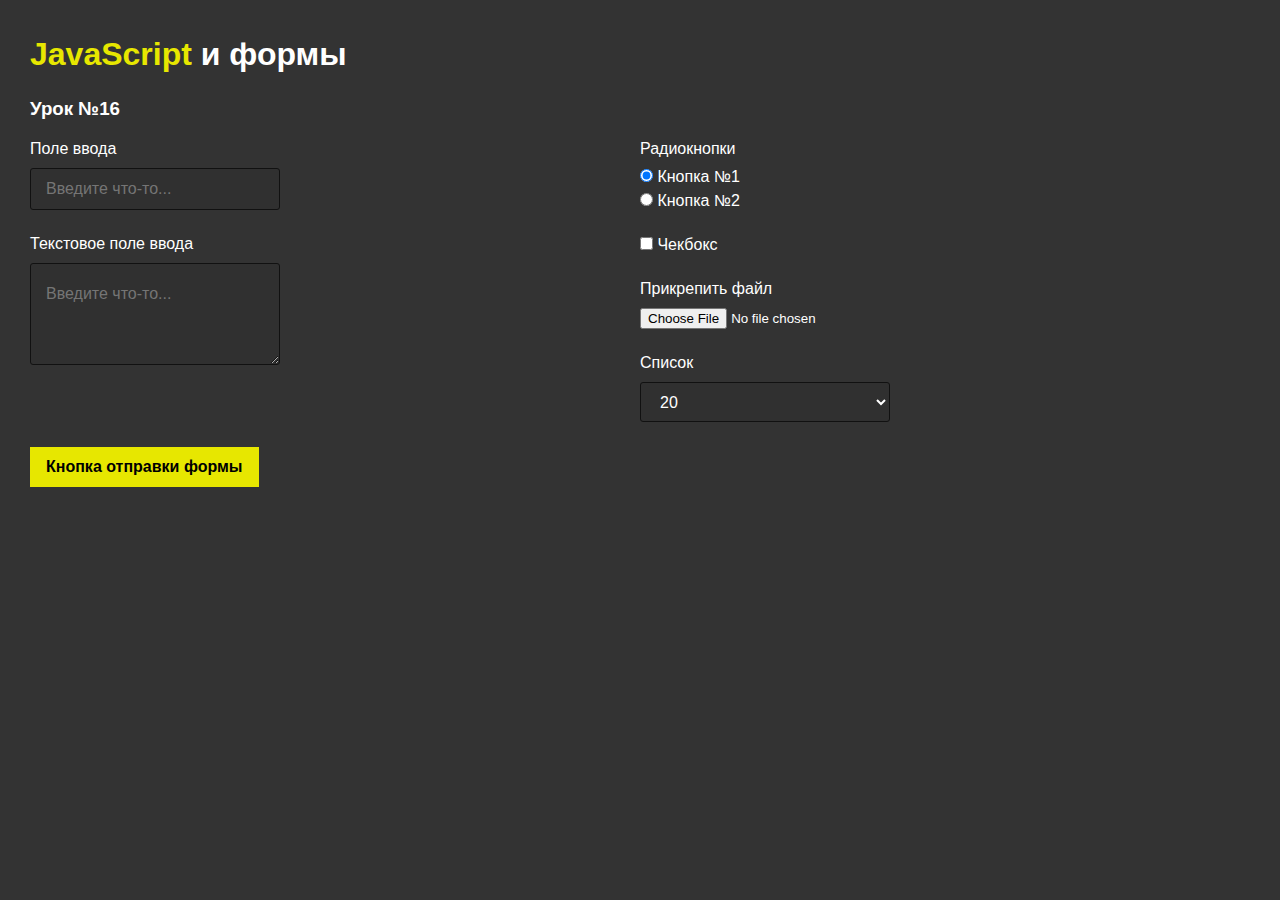
<file: ZHEKA/FORMS/index.html>
<!DOCTYPE html>
<html>
	<head>
		<meta charset="UTF-8">
		<meta name="viewport" content="width=device-width, initial-scale=1.0">
		<link rel="stylesheet" href="css/style.css">
		<title>JavaScript и формы</title>
	</head>
	<body>
		<div class="wrapper">
			<h1>
				<span class="yellow">JavaScript</span> и формы
			</h1>
			<h3>Урок №16</h3>
			<div tabindex="-1" class="lesson">
				<form name="main" class="main-form" action="#">
					<div class="main-form__column">
						<div class="main-form__item">
							<label for="input_1" class="main-form__label">Поле ввода</label>
							<input tabindex="2" value="" id="input_1" type="text" name="nameInput" class="main-form__input" placeholder="Введите что-то..." autocomplete="off">
						</div>
						<div class="main-form__item">
							<label for="input_2" class="main-form__label">Текстовое поле ввода</label>
							<textarea tabindex="1" id="input_2" type="text" name="nameTextarea" class="main-form__textarea" placeholder="Введите что-то..." autocomplete="off"></textarea>
						</div>
					</div>
					<div class="main-form__column">
						<div class="main-form__item">
							<label class="main-form__label">Радиокнопки</label>
							<div class="main-form__radio">
								<input checked type="radio" name="nameRadio" class="main-form__radio" id="radio_1">
								<label for="radio_1" class="main-form__inline-label">Кнопка №1</label>
							</div>
							<div class="main-form__radio">
								<input type="radio" name="nameRadio" class="main-form__radio" id="radio_2">
								<label for="radio_2" class="main-form__inline-label">Кнопка №2</label>
							</div>
						</div>
						<div class="main-form__item">
							<input type="checkbox" name="nameCheck" class="main-form__radio" id="check_1">
							<label for="check_1" class="main-form__inline-label">Чекбокс</label>
						</div>
						<div class="main-form__item">
							<label for="file_1" class="main-form__label">Прикрепить файл</label>
							<input id="file_1" name="nameFile" type="file">
						</div>
						<div class="main-form__item">
							<label for="select_1" class="main-form__label">Список</label>
							<select id="select_1" name="nameSelect" class="main-form__select">
								<option value="1" selected>20</option>
								<option value="2">30</option>
								<option value="3">50</option>
							</select>
						</div>
					</div>
					<div class="main-form__column">
						<button type="submit" class="main-form__button">Кнопка отправки формы</button>
					</div>
				</form>
			</div>
		</div>
		<script src="js/script.js"></script>
	</body>
</html>
</file>
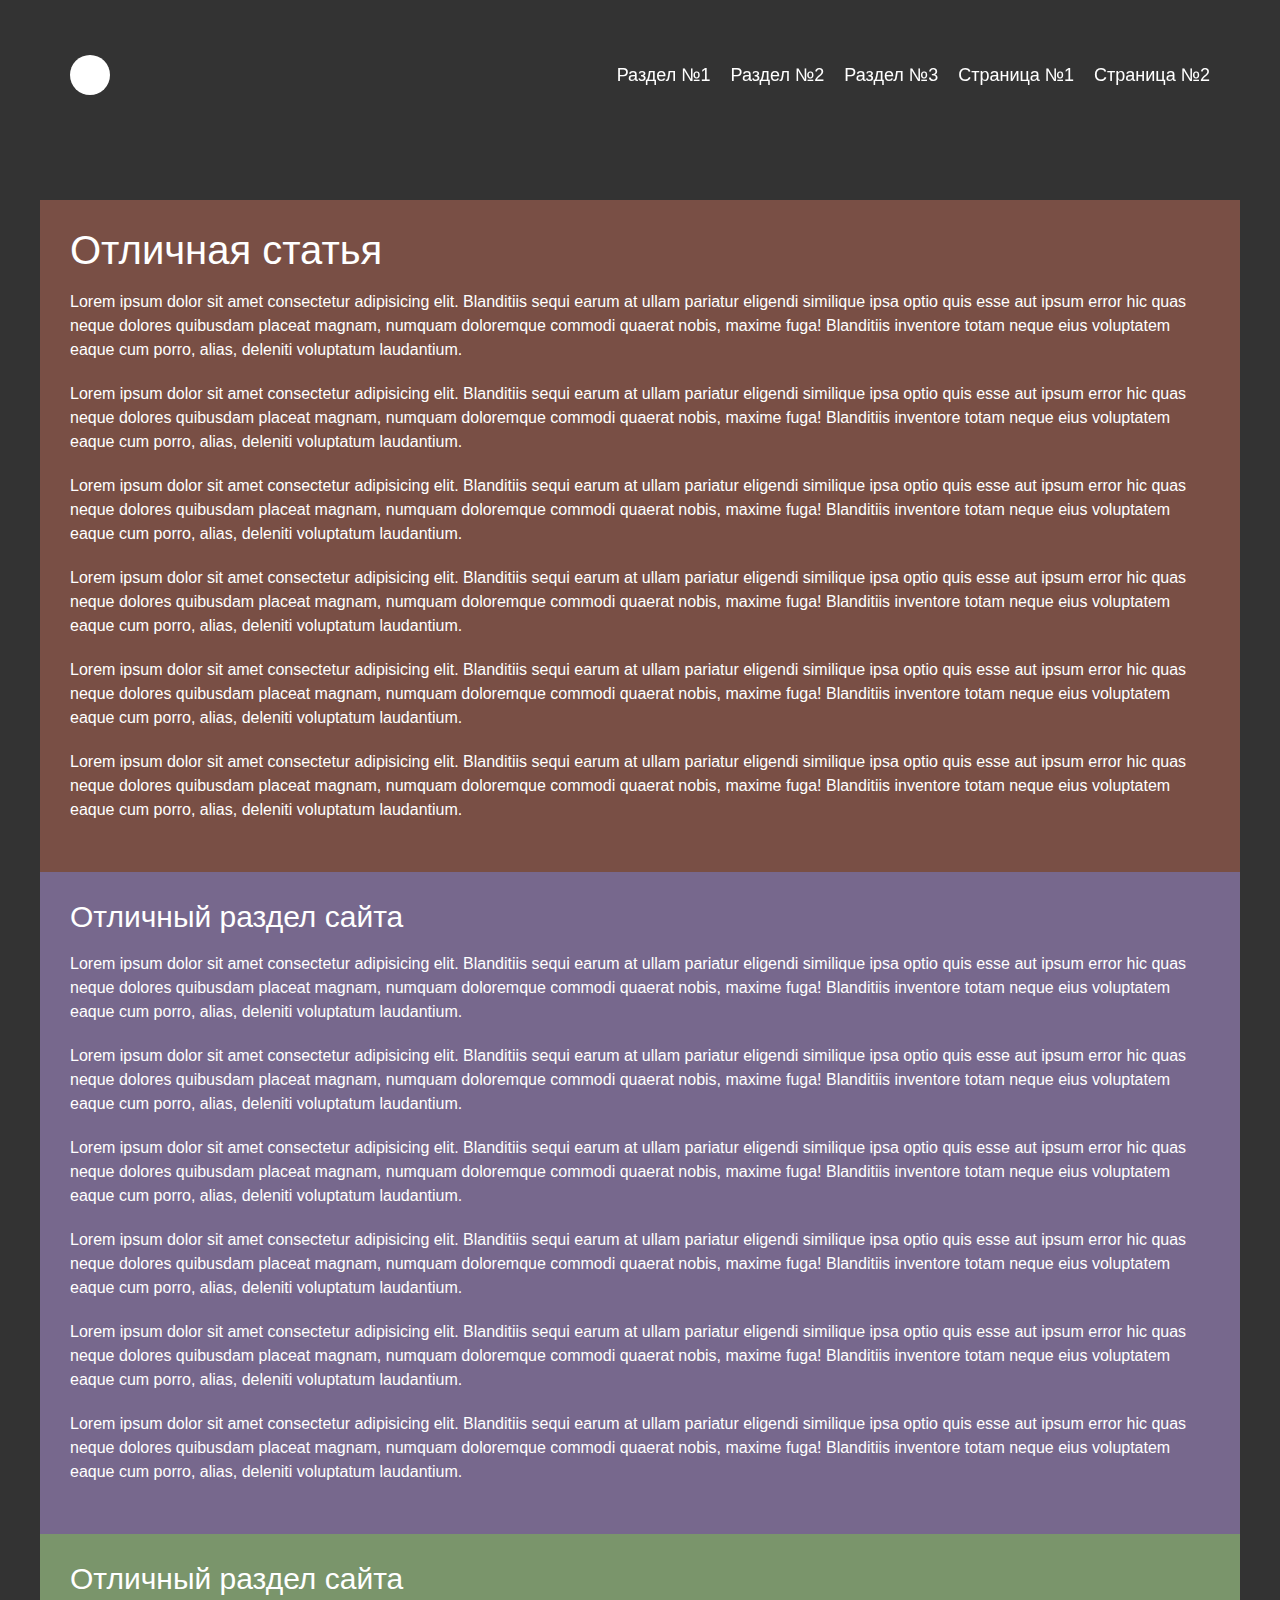
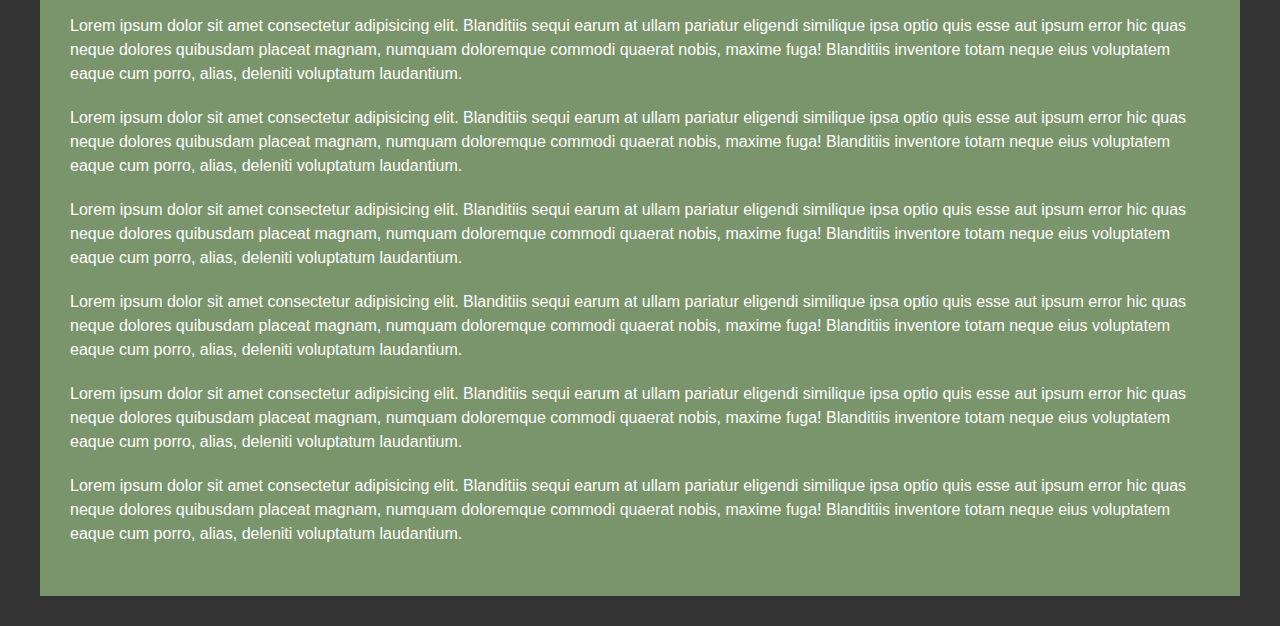
<file: ZHEKA/MENU/index.html>
<!DOCTYPE html>
<html lang="ru">

<head>
  <title>Меню бургер JS edition</title>
  <meta name="viewport" content="width=device-width, initial-scale=1.0" />
  <link rel=" stylesheet" href="./css/style.css" />
  <meta charset="UTF-8">
</head>

<body>
  <div class="wrapper">
    <header class="header">
      <div class="header__container">
        <a href="" class="header__logo"></a>
        <div class="header__menu menu">
          <div class="menu__icon">
            <span></span>
          </div>
          <nav class="menu__body">
            <ul class="menu__list">
              <li><a data-goto=".page__section_1" href="#" class="menu__link">Раздел №1</a></li>
              <li><a data-goto=".page__section_2" href="#" class="menu__link">Раздел №2</a></li>
              <li><a data-goto=".page__section_3" href="#" class="menu__link">Раздел №3</a></li>
              <li>
                <a href="" class="menu__link">Страница №1</a>
                <span class="menu__arrow"></span>
                <ul class="menu__sub-list">
                  <li><a href="" class="menu__sub-link">Раздел страницы №1</a></li>
                  <li><a href="" class="menu__sub-link">Раздел страницы №2</a></li>
                  <li><a href="" class="menu__sub-link">Раздел страницы №3</a></li>
                </ul>
              </li>
              <li><a href="" class="menu__link">Страница №2</a></li>
            </ul>
          </nav>
        </div>
      </div>
    </header>
    <main class="page">
      <div class="fictive"></div>
      <section class="page__section page__section_1">
        <h1 class="page__title">Отличная статья</h1>
        <div class="page__text">
          <p>Lorem ipsum dolor sit amet consectetur adipisicing elit. Blanditiis sequi earum at ullam pariatur eligendi
            similique ipsa optio quis esse aut ipsum error hic quas neque dolores quibusdam placeat magnam, numquam
            doloremque commodi quaerat nobis, maxime fuga! Blanditiis inventore totam neque eius voluptatem eaque cum
            porro, alias, deleniti voluptatum laudantium.</p>
          <p>Lorem ipsum dolor sit amet consectetur adipisicing elit. Blanditiis sequi earum at ullam pariatur eligendi
            similique ipsa optio quis esse aut ipsum error hic quas neque dolores quibusdam placeat magnam, numquam
            doloremque commodi quaerat nobis, maxime fuga! Blanditiis inventore totam neque eius voluptatem eaque cum
            porro, alias, deleniti voluptatum laudantium.</p>
          <p>Lorem ipsum dolor sit amet consectetur adipisicing elit. Blanditiis sequi earum at ullam pariatur eligendi
            similique ipsa optio quis esse aut ipsum error hic quas neque dolores quibusdam placeat magnam, numquam
            doloremque commodi quaerat nobis, maxime fuga! Blanditiis inventore totam neque eius voluptatem eaque cum
            porro, alias, deleniti voluptatum laudantium.</p>
          <p>Lorem ipsum dolor sit amet consectetur adipisicing elit. Blanditiis sequi earum at ullam pariatur eligendi
            similique ipsa optio quis esse aut ipsum error hic quas neque dolores quibusdam placeat magnam, numquam
            doloremque commodi quaerat nobis, maxime fuga! Blanditiis inventore totam neque eius voluptatem eaque cum
            porro, alias, deleniti voluptatum laudantium.</p>
          <p>Lorem ipsum dolor sit amet consectetur adipisicing elit. Blanditiis sequi earum at ullam pariatur eligendi
            similique ipsa optio quis esse aut ipsum error hic quas neque dolores quibusdam placeat magnam, numquam
            doloremque commodi quaerat nobis, maxime fuga! Blanditiis inventore totam neque eius voluptatem eaque cum
            porro, alias, deleniti voluptatum laudantium.</p>
          <p>Lorem ipsum dolor sit amet consectetur adipisicing elit. Blanditiis sequi earum at ullam pariatur eligendi
            similique ipsa optio quis esse aut ipsum error hic quas neque dolores quibusdam placeat magnam, numquam
            doloremque commodi quaerat nobis, maxime fuga! Blanditiis inventore totam neque eius voluptatem eaque cum
            porro, alias, deleniti voluptatum laudantium.</p>

        </div>
      </section>
      <section class="page__section page__section_2">
        <h2 class="page__sub-title">Отличный раздел сайта</h2>
        <div class="page__text">
          <p>Lorem ipsum dolor sit amet consectetur adipisicing elit. Blanditiis sequi earum at ullam pariatur eligendi
            similique ipsa optio quis esse aut ipsum error hic quas neque dolores quibusdam placeat magnam, numquam
            doloremque commodi quaerat nobis, maxime fuga! Blanditiis inventore totam neque eius voluptatem eaque cum
            porro, alias, deleniti voluptatum laudantium.</p>
          <p>Lorem ipsum dolor sit amet consectetur adipisicing elit. Blanditiis sequi earum at ullam pariatur eligendi
            similique ipsa optio quis esse aut ipsum error hic quas neque dolores quibusdam placeat magnam, numquam
            doloremque commodi quaerat nobis, maxime fuga! Blanditiis inventore totam neque eius voluptatem eaque cum
            porro, alias, deleniti voluptatum laudantium.</p>
          <p>Lorem ipsum dolor sit amet consectetur adipisicing elit. Blanditiis sequi earum at ullam pariatur eligendi
            similique ipsa optio quis esse aut ipsum error hic quas neque dolores quibusdam placeat magnam, numquam
            doloremque commodi quaerat nobis, maxime fuga! Blanditiis inventore totam neque eius voluptatem eaque cum
            porro, alias, deleniti voluptatum laudantium.</p>
          <p>Lorem ipsum dolor sit amet consectetur adipisicing elit. Blanditiis sequi earum at ullam pariatur eligendi
            similique ipsa optio quis esse aut ipsum error hic quas neque dolores quibusdam placeat magnam, numquam
            doloremque commodi quaerat nobis, maxime fuga! Blanditiis inventore totam neque eius voluptatem eaque cum
            porro, alias, deleniti voluptatum laudantium.</p>
          <p>Lorem ipsum dolor sit amet consectetur adipisicing elit. Blanditiis sequi earum at ullam pariatur eligendi
            similique ipsa optio quis esse aut ipsum error hic quas neque dolores quibusdam placeat magnam, numquam
            doloremque commodi quaerat nobis, maxime fuga! Blanditiis inventore totam neque eius voluptatem eaque cum
            porro, alias, deleniti voluptatum laudantium.</p>
          <p>Lorem ipsum dolor sit amet consectetur adipisicing elit. Blanditiis sequi earum at ullam pariatur eligendi
            similique ipsa optio quis esse aut ipsum error hic quas neque dolores quibusdam placeat magnam, numquam
            doloremque commodi quaerat nobis, maxime fuga! Blanditiis inventore totam neque eius voluptatem eaque cum
            porro, alias, deleniti voluptatum laudantium.</p>
        </div>
      </section>
      <section class="page__section page__section_3">
        <h2 class="page__sub-title">Отличный раздел сайта</h2>
        <div class="page__text">
          <p>Lorem ipsum dolor sit amet consectetur adipisicing elit. Blanditiis sequi earum at ullam pariatur eligendi
            similique ipsa optio quis esse aut ipsum error hic quas neque dolores quibusdam placeat magnam, numquam
            doloremque commodi quaerat nobis, maxime fuga! Blanditiis inventore totam neque eius voluptatem eaque cum
            porro, alias, deleniti voluptatum laudantium.</p>
          <p>Lorem ipsum dolor sit amet consectetur adipisicing elit. Blanditiis sequi earum at ullam pariatur eligendi
            similique ipsa optio quis esse aut ipsum error hic quas neque dolores quibusdam placeat magnam, numquam
            doloremque commodi quaerat nobis, maxime fuga! Blanditiis inventore totam neque eius voluptatem eaque cum
            porro, alias, deleniti voluptatum laudantium.</p>
          <p>Lorem ipsum dolor sit amet consectetur adipisicing elit. Blanditiis sequi earum at ullam pariatur eligendi
            similique ipsa optio quis esse aut ipsum error hic quas neque dolores quibusdam placeat magnam, numquam
            doloremque commodi quaerat nobis, maxime fuga! Blanditiis inventore totam neque eius voluptatem eaque cum
            porro, alias, deleniti voluptatum laudantium.</p>
          <p>Lorem ipsum dolor sit amet consectetur adipisicing elit. Blanditiis sequi earum at ullam pariatur eligendi
            similique ipsa optio quis esse aut ipsum error hic quas neque dolores quibusdam placeat magnam, numquam
            doloremque commodi quaerat nobis, maxime fuga! Blanditiis inventore totam neque eius voluptatem eaque cum
            porro, alias, deleniti voluptatum laudantium.</p>
          <p>Lorem ipsum dolor sit amet consectetur adipisicing elit. Blanditiis sequi earum at ullam pariatur eligendi
            similique ipsa optio quis esse aut ipsum error hic quas neque dolores quibusdam placeat magnam, numquam
            doloremque commodi quaerat nobis, maxime fuga! Blanditiis inventore totam neque eius voluptatem eaque cum
            porro, alias, deleniti voluptatum laudantium.</p>
          <p>Lorem ipsum dolor sit amet consectetur adipisicing elit. Blanditiis sequi earum at ullam pariatur eligendi
            similique ipsa optio quis esse aut ipsum error hic quas neque dolores quibusdam placeat magnam, numquam
            doloremque commodi quaerat nobis, maxime fuga! Blanditiis inventore totam neque eius voluptatem eaque cum
            porro, alias, deleniti voluptatum laudantium.</p>
        </div>
      </section>
    </main>
  </div>

  <script src="./js/script.js"></script>
</body>
</file>
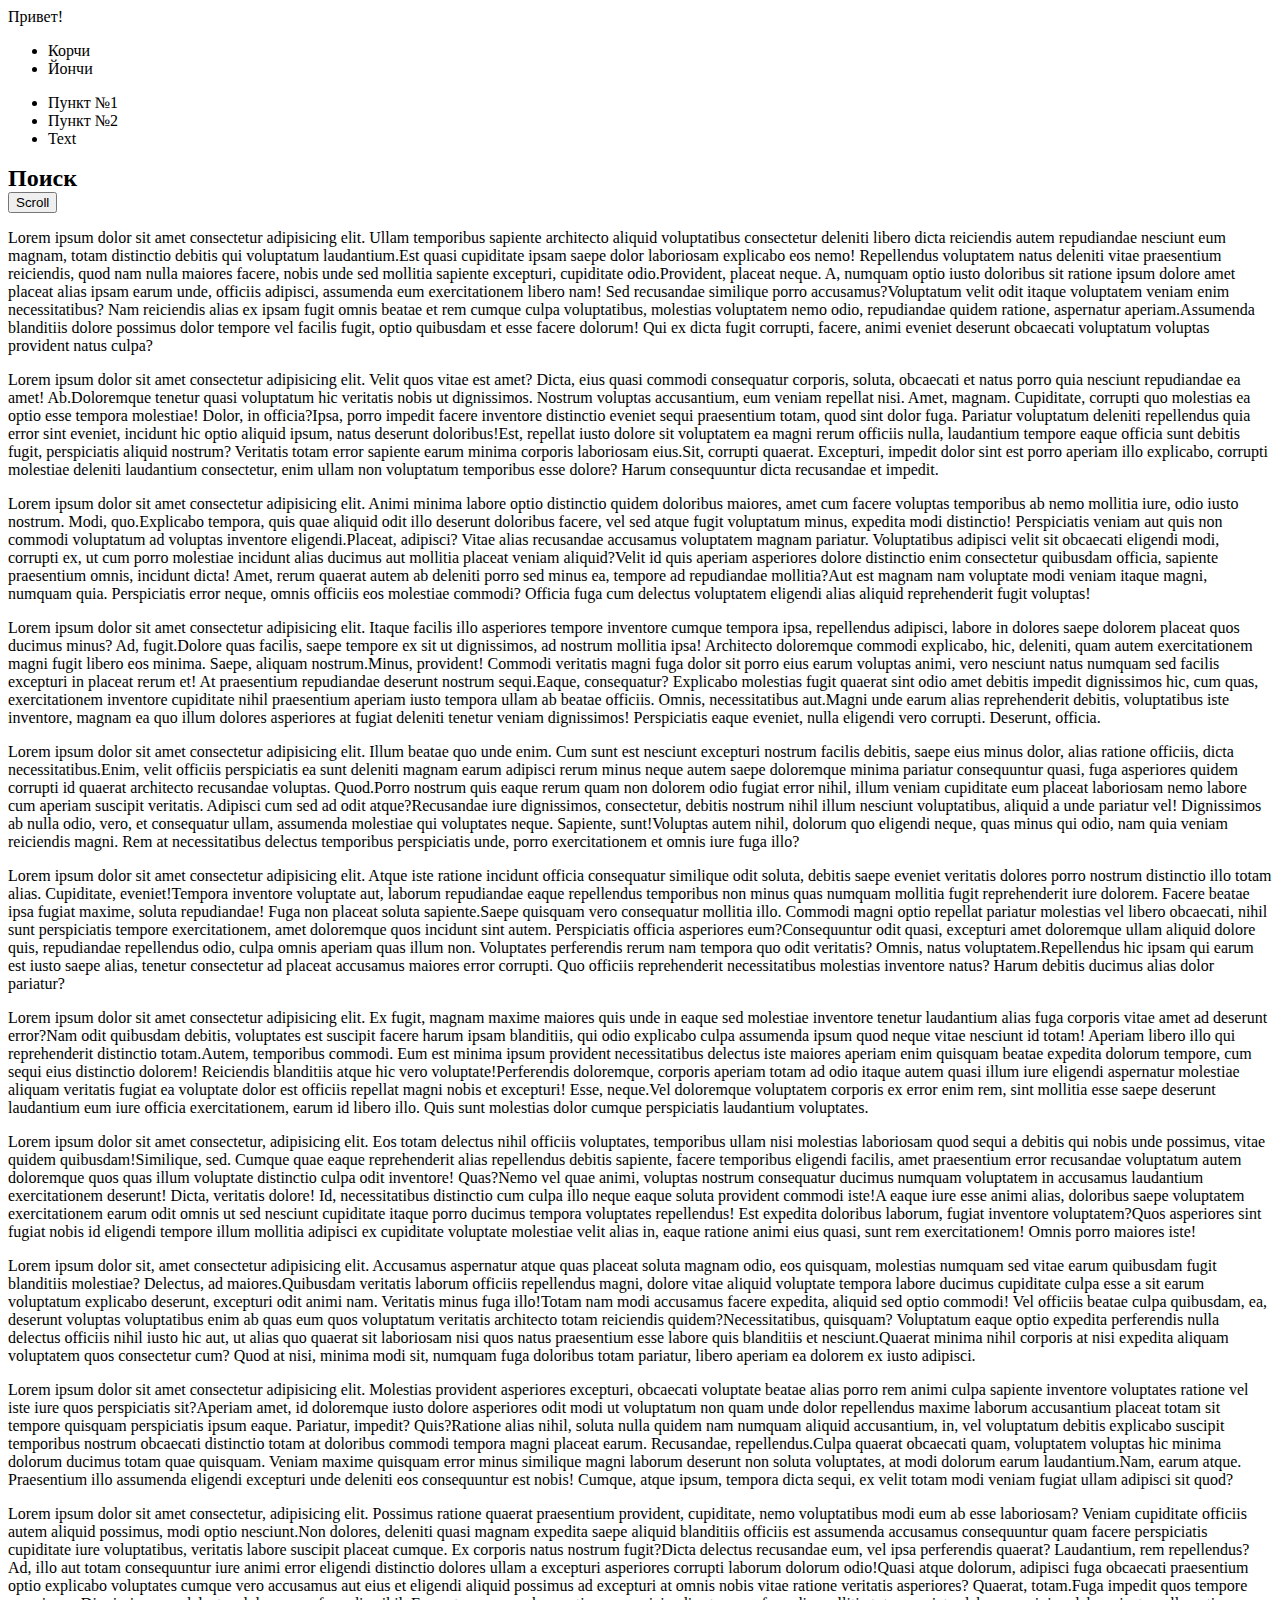
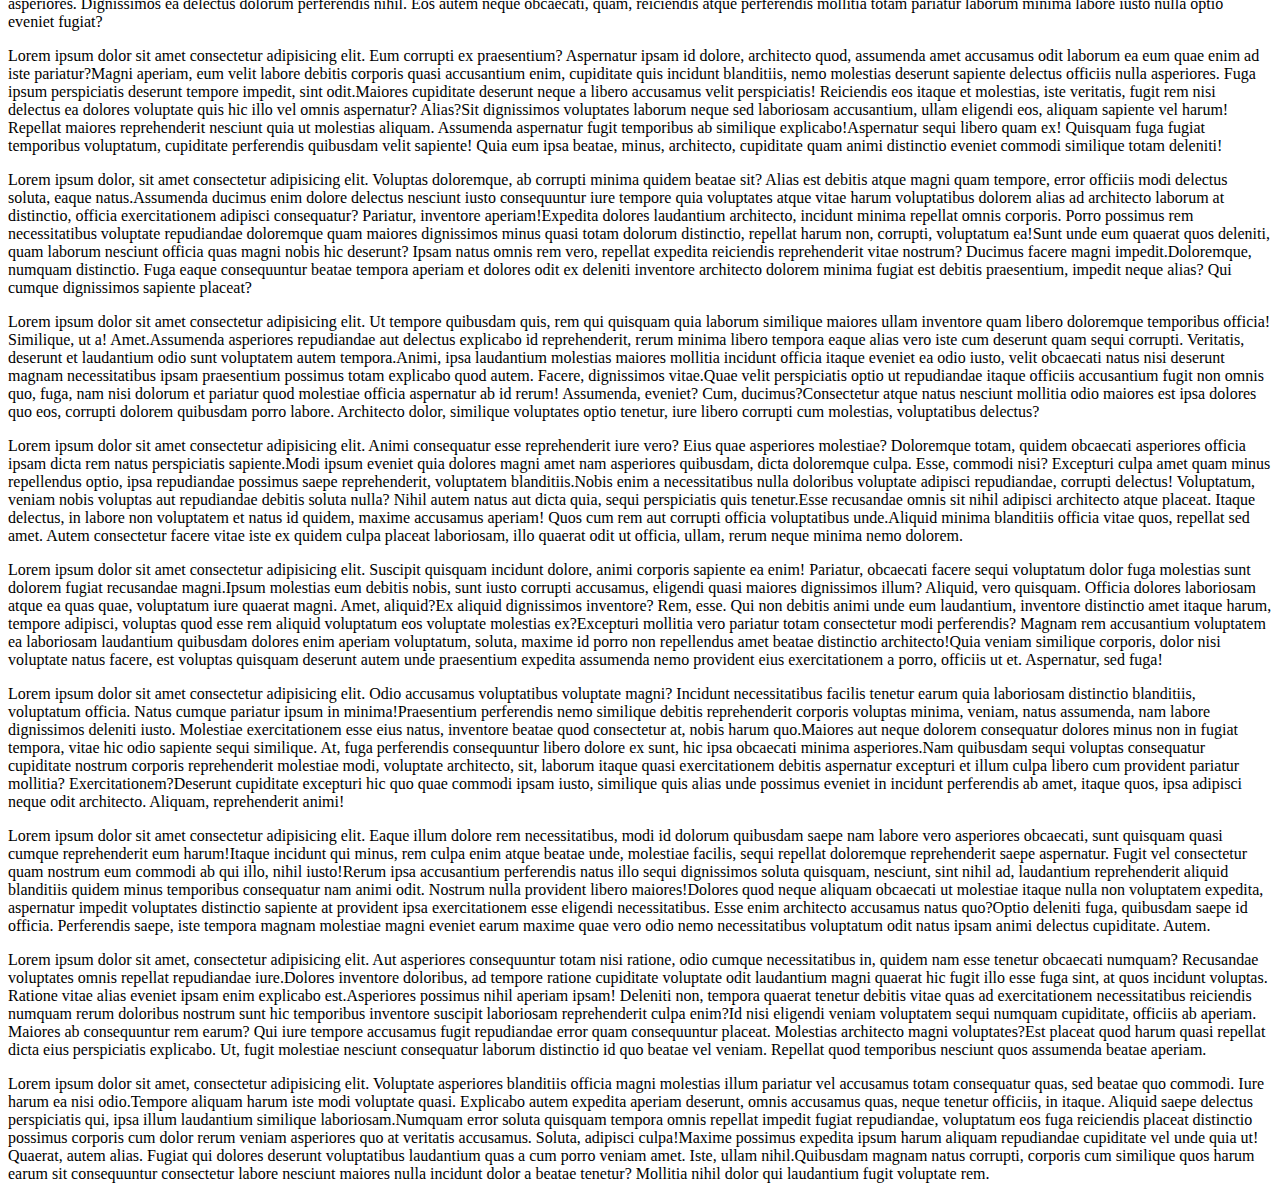
<file: ZHEKA/DOM/dom_basic_excercies/index.html>
<!DOCTYPE html>
<html lang="en">

<head>
  <meta charset="UTF-8">
  <meta http-equiv="X-UA-Compatible" content="IE=edge">
  <meta name="viewport" content="width=device-width, initial-scale=1.0">
  <link rel=" stylesheet" href="./style.css" />
  <title>Document</title>
</head>

<body>

  <div data-say-hi="yes">Привет!</div>

  <ul>
    <li>Корчи</li>
    <li>Йончи</li>
  </ul>

  <div class="like"></div>
  <div class="subscribe"></div>
  <div class="like subscribe"></div>

  <ul class="task4">
    <li>Пункт №1</li>
    <li>Пункт №2</li>
  </ul>


  <!-- Events -->

  <div class="search__container" id=#container>
    Поиск
    <form action="" class="searching__form">
      <input type="text" class="searching__input" maxlength="30">
      <span class="counter">Осталось символов:&nbsp;<span></span></span>
    </form>
  </div>

  <button id="scroll" type="button">Scroll</button>

  <div>
    <p><span>Lorem ipsum dolor sit amet consectetur adipisicing elit. Ullam temporibus sapiente architecto aliquid
        voluptatibus consectetur deleniti libero dicta reiciendis autem repudiandae nesciunt eum magnam, totam
        distinctio debitis qui voluptatum laudantium.</span><span>Est quasi cupiditate ipsam saepe dolor laboriosam
        explicabo eos nemo! Repellendus voluptatem natus deleniti vitae praesentium reiciendis, quod nam nulla maiores
        facere, nobis unde sed mollitia sapiente excepturi, cupiditate odio.</span><span>Provident, placeat neque. A,
        numquam optio iusto doloribus sit ratione ipsum dolore amet placeat alias ipsam earum unde, officiis adipisci,
        assumenda eum exercitationem libero nam! Sed recusandae similique porro accusamus?</span><span>Voluptatum velit
        odit itaque voluptatem veniam enim necessitatibus? Nam reiciendis alias ex ipsam fugit omnis beatae et rem
        cumque culpa voluptatibus, molestias voluptatem nemo odio, repudiandae quidem ratione, aspernatur
        aperiam.</span><span>Assumenda blanditiis dolore possimus dolor tempore vel facilis fugit, optio quibusdam et
        esse facere dolorum! Qui ex dicta fugit corrupti, facere, animi eveniet deserunt obcaecati voluptatum voluptas
        provident natus culpa?</span></p>
    <p><span>Lorem ipsum dolor sit amet consectetur adipisicing elit. Velit quos vitae est amet? Dicta, eius quasi
        commodi consequatur corporis, soluta, obcaecati et natus porro quia nesciunt repudiandae ea amet!
        Ab.</span><span>Doloremque tenetur quasi voluptatum hic veritatis nobis ut dignissimos. Nostrum voluptas
        accusantium, eum veniam repellat nisi. Amet, magnam. Cupiditate, corrupti quo molestias ea optio esse tempora
        molestiae! Dolor, in officia?</span><span>Ipsa, porro impedit facere inventore distinctio eveniet sequi
        praesentium totam, quod sint dolor fuga. Pariatur voluptatum deleniti repellendus quia error sint eveniet,
        incidunt hic optio aliquid ipsum, natus deserunt doloribus!</span><span>Est, repellat iusto dolore sit
        voluptatem ea magni rerum officiis nulla, laudantium tempore eaque officia sunt debitis fugit, perspiciatis
        aliquid nostrum? Veritatis totam error sapiente earum minima corporis laboriosam eius.</span><span>Sit, corrupti
        quaerat. Excepturi, impedit dolor sint est porro aperiam illo explicabo, corrupti molestiae deleniti laudantium
        consectetur, enim ullam non voluptatum temporibus esse dolore? Harum consequuntur dicta recusandae et
        impedit.</span></p>
    <p><span>Lorem ipsum dolor sit amet consectetur adipisicing elit. Animi minima labore optio distinctio quidem
        doloribus maiores, amet cum facere voluptas temporibus ab nemo mollitia iure, odio iusto nostrum. Modi,
        quo.</span><span>Explicabo tempora, quis quae aliquid odit illo deserunt doloribus facere, vel sed atque fugit
        voluptatum minus, expedita modi distinctio! Perspiciatis veniam aut quis non commodi voluptatum ad voluptas
        inventore eligendi.</span><span>Placeat, adipisci? Vitae alias recusandae accusamus voluptatem magnam pariatur.
        Voluptatibus adipisci velit sit obcaecati eligendi modi, corrupti ex, ut cum porro molestiae incidunt alias
        ducimus aut mollitia placeat veniam aliquid?</span><span>Velit id quis aperiam asperiores dolore distinctio enim
        consectetur quibusdam officia, sapiente praesentium omnis, incidunt dicta! Amet, rerum quaerat autem ab deleniti
        porro sed minus ea, tempore ad repudiandae mollitia?</span><span>Aut est magnam nam voluptate modi veniam itaque
        magni, numquam quia. Perspiciatis error neque, omnis officiis eos molestiae commodi? Officia fuga cum delectus
        voluptatem eligendi alias aliquid reprehenderit fugit voluptas!</span></p>
    <p><span>Lorem ipsum dolor sit amet consectetur adipisicing elit. Itaque facilis illo asperiores tempore inventore
        cumque tempora ipsa, repellendus adipisci, labore in dolores saepe dolorem placeat quos ducimus minus? Ad,
        fugit.</span><span>Dolore quas facilis, saepe tempore ex sit ut dignissimos, ad nostrum mollitia ipsa!
        Architecto doloremque commodi explicabo, hic, deleniti, quam autem exercitationem magni fugit libero eos minima.
        Saepe, aliquam nostrum.</span><span>Minus, provident! Commodi veritatis magni fuga dolor sit porro eius earum
        voluptas animi, vero nesciunt natus numquam sed facilis excepturi in placeat rerum et! At praesentium
        repudiandae deserunt nostrum sequi.</span><span>Eaque, consequatur? Explicabo molestias fugit quaerat sint odio
        amet debitis impedit dignissimos hic, cum quas, exercitationem inventore cupiditate nihil praesentium aperiam
        iusto tempora ullam ab beatae officiis. Omnis, necessitatibus aut.</span><span>Magni unde earum alias
        reprehenderit debitis, voluptatibus iste inventore, magnam ea quo illum dolores asperiores at fugiat deleniti
        tenetur veniam dignissimos! Perspiciatis eaque eveniet, nulla eligendi vero corrupti. Deserunt, officia.</span>
    </p>
    <p><span>Lorem ipsum dolor sit amet consectetur adipisicing elit. Illum beatae quo unde enim. Cum sunt est nesciunt
        excepturi nostrum facilis debitis, saepe eius minus dolor, alias ratione officiis, dicta
        necessitatibus.</span><span>Enim, velit officiis perspiciatis ea sunt deleniti magnam earum adipisci rerum minus
        neque autem saepe doloremque minima pariatur consequuntur quasi, fuga asperiores quidem corrupti id quaerat
        architecto recusandae voluptas. Quod.</span><span>Porro nostrum quis eaque rerum quam non dolorem odio fugiat
        error nihil, illum veniam cupiditate eum placeat laboriosam nemo labore cum aperiam suscipit veritatis. Adipisci
        cum sed ad odit atque?</span><span>Recusandae iure dignissimos, consectetur, debitis nostrum nihil illum
        nesciunt voluptatibus, aliquid a unde pariatur vel! Dignissimos ab nulla odio, vero, et consequatur ullam,
        assumenda molestiae qui voluptates neque. Sapiente, sunt!</span><span>Voluptas autem nihil, dolorum quo eligendi
        neque, quas minus qui odio, nam quia veniam reiciendis magni. Rem at necessitatibus delectus temporibus
        perspiciatis unde, porro exercitationem et omnis iure fuga illo?</span></p>
    <p><span>Lorem ipsum dolor sit amet consectetur adipisicing elit. Atque iste ratione incidunt officia consequatur
        similique odit soluta, debitis saepe eveniet veritatis dolores porro nostrum distinctio illo totam alias.
        Cupiditate, eveniet!</span><span>Tempora inventore voluptate aut, laborum repudiandae eaque repellendus
        temporibus non minus quas numquam mollitia fugit reprehenderit iure dolorem. Facere beatae ipsa fugiat maxime,
        soluta repudiandae! Fuga non placeat soluta sapiente.</span><span>Saepe quisquam vero consequatur mollitia illo.
        Commodi magni optio repellat pariatur molestias vel libero obcaecati, nihil sunt perspiciatis tempore
        exercitationem, amet doloremque quos incidunt sint autem. Perspiciatis officia asperiores
        eum?</span><span>Consequuntur odit quasi, excepturi amet doloremque ullam aliquid dolore quis, repudiandae
        repellendus odio, culpa omnis aperiam quas illum non. Voluptates perferendis rerum nam tempora quo odit
        veritatis? Omnis, natus voluptatem.</span><span>Repellendus hic ipsam qui earum est iusto saepe alias, tenetur
        consectetur ad placeat accusamus maiores error corrupti. Quo officiis reprehenderit necessitatibus molestias
        inventore natus? Harum debitis ducimus alias dolor pariatur?</span></p>
    <p><span>Lorem ipsum dolor sit amet consectetur adipisicing elit. Ex fugit, magnam maxime maiores quis unde in eaque
        sed molestiae inventore tenetur laudantium alias fuga corporis vitae amet ad deserunt error?</span><span>Nam
        odit quibusdam debitis, voluptates est suscipit facere harum ipsam blanditiis, qui odio explicabo culpa
        assumenda ipsum quod neque vitae nesciunt id totam! Aperiam libero illo qui reprehenderit distinctio
        totam.</span><span>Autem, temporibus commodi. Eum est minima ipsum provident necessitatibus delectus iste
        maiores aperiam enim quisquam beatae expedita dolorum tempore, cum sequi eius distinctio dolorem! Reiciendis
        blanditiis atque hic vero voluptate!</span><span>Perferendis doloremque, corporis aperiam totam ad odio itaque
        autem quasi illum iure eligendi aspernatur molestiae aliquam veritatis fugiat ea voluptate dolor est officiis
        repellat magni nobis et excepturi! Esse, neque.</span><span>Vel doloremque voluptatem corporis ex error enim
        rem, sint mollitia esse saepe deserunt laudantium eum iure officia exercitationem, earum id libero illo. Quis
        sunt molestias dolor cumque perspiciatis laudantium voluptates.</span></p>
    <p><span>Lorem ipsum dolor sit amet consectetur, adipisicing elit. Eos totam delectus nihil officiis voluptates,
        temporibus ullam nisi molestias laboriosam quod sequi a debitis qui nobis unde possimus, vitae quidem
        quibusdam!</span><span>Similique, sed. Cumque quae eaque reprehenderit alias repellendus debitis sapiente,
        facere temporibus eligendi facilis, amet praesentium error recusandae voluptatum autem doloremque quos quas
        illum voluptate distinctio culpa odit inventore! Quas?</span><span>Nemo vel quae animi, voluptas nostrum
        consequatur ducimus numquam voluptatem in accusamus laudantium exercitationem deserunt! Dicta, veritatis dolore!
        Id, necessitatibus distinctio cum culpa illo neque eaque soluta provident commodi iste!</span><span>A eaque iure
        esse animi alias, doloribus saepe voluptatem exercitationem earum odit omnis ut sed nesciunt cupiditate itaque
        porro ducimus tempora voluptates repellendus! Est expedita doloribus laborum, fugiat inventore
        voluptatem?</span><span>Quos asperiores sint fugiat nobis id eligendi tempore illum mollitia adipisci ex
        cupiditate voluptate molestiae velit alias in, eaque ratione animi eius quasi, sunt rem exercitationem! Omnis
        porro maiores iste!</span></p>
    <p><span>Lorem ipsum dolor sit, amet consectetur adipisicing elit. Accusamus aspernatur atque quas placeat soluta
        magnam odio, eos quisquam, molestias numquam sed vitae earum quibusdam fugit blanditiis molestiae? Delectus, ad
        maiores.</span><span>Quibusdam veritatis laborum officiis repellendus magni, dolore vitae aliquid voluptate
        tempora labore ducimus cupiditate culpa esse a sit earum voluptatum explicabo deserunt, excepturi odit animi
        nam. Veritatis minus fuga illo!</span><span>Totam nam modi accusamus facere expedita, aliquid sed optio commodi!
        Vel officiis beatae culpa quibusdam, ea, deserunt voluptas voluptatibus enim ab quas eum quos voluptatum
        veritatis architecto totam reiciendis quidem?</span><span>Necessitatibus, quisquam? Voluptatum eaque optio
        expedita perferendis nulla delectus officiis nihil iusto hic aut, ut alias quo quaerat sit laboriosam nisi quos
        natus praesentium esse labore quis blanditiis et nesciunt.</span><span>Quaerat minima nihil corporis at nisi
        expedita aliquam voluptatem quos consectetur cum? Quod at nisi, minima modi sit, numquam fuga doloribus totam
        pariatur, libero aperiam ea dolorem ex iusto adipisci.</span></p>
    <p><span>Lorem ipsum dolor sit amet consectetur adipisicing elit. Molestias provident asperiores excepturi,
        obcaecati voluptate beatae alias porro rem animi culpa sapiente inventore voluptates ratione vel iste iure quos
        perspiciatis sit?</span><span>Aperiam amet, id doloremque iusto dolore asperiores odit modi ut voluptatum non
        quam unde dolor repellendus maxime laborum accusantium placeat totam sit tempore quisquam perspiciatis ipsum
        eaque. Pariatur, impedit? Quis?</span><span>Ratione alias nihil, soluta nulla quidem nam numquam aliquid
        accusantium, in, vel voluptatum debitis explicabo suscipit temporibus nostrum obcaecati distinctio totam at
        doloribus commodi tempora magni placeat earum. Recusandae, repellendus.</span><span>Culpa quaerat obcaecati
        quam, voluptatem voluptas hic minima dolorum ducimus totam quae quisquam. Veniam maxime quisquam error minus
        similique magni laborum deserunt non soluta voluptates, at modi dolorum earum laudantium.</span><span>Nam, earum
        atque. Praesentium illo assumenda eligendi excepturi unde deleniti eos consequuntur est nobis! Cumque, atque
        ipsum, tempora dicta sequi, ex velit totam modi veniam fugiat ullam adipisci sit quod?</span></p>
    <p><span>Lorem ipsum dolor sit amet consectetur, adipisicing elit. Possimus ratione quaerat praesentium provident,
        cupiditate, nemo voluptatibus modi eum ab esse laboriosam? Veniam cupiditate officiis autem aliquid possimus,
        modi optio nesciunt.</span><span>Non dolores, deleniti quasi magnam expedita saepe aliquid blanditiis officiis
        est assumenda accusamus consequuntur quam facere perspiciatis cupiditate iure voluptatibus, veritatis labore
        suscipit placeat cumque. Ex corporis natus nostrum fugit?</span><span>Dicta delectus recusandae eum, vel ipsa
        perferendis quaerat? Laudantium, rem repellendus? Ad, illo aut totam consequuntur iure animi error eligendi
        distinctio dolores ullam a excepturi asperiores corrupti laborum dolorum odio!</span><span>Quasi atque dolorum,
        adipisci fuga obcaecati praesentium optio explicabo voluptates cumque vero accusamus aut eius et eligendi
        aliquid possimus ad excepturi at omnis nobis vitae ratione veritatis asperiores? Quaerat,
        totam.</span><span>Fuga impedit quos tempore asperiores. Dignissimos ea delectus dolorum perferendis nihil. Eos
        autem neque obcaecati, quam, reiciendis atque perferendis mollitia totam pariatur laborum minima labore iusto
        nulla optio eveniet fugiat?</span></p>
    <p><span>Lorem ipsum dolor sit amet consectetur adipisicing elit. Eum corrupti ex praesentium? Aspernatur ipsam id
        dolore, architecto quod, assumenda amet accusamus odit laborum ea eum quae enim ad iste
        pariatur?</span><span>Magni aperiam, eum velit labore debitis corporis quasi accusantium enim, cupiditate quis
        incidunt blanditiis, nemo molestias deserunt sapiente delectus officiis nulla asperiores. Fuga ipsum
        perspiciatis deserunt tempore impedit, sint odit.</span><span>Maiores cupiditate deserunt neque a libero
        accusamus velit perspiciatis! Reiciendis eos itaque et molestias, iste veritatis, fugit rem nisi delectus ea
        dolores voluptate quis hic illo vel omnis aspernatur? Alias?</span><span>Sit dignissimos voluptates laborum
        neque sed laboriosam accusantium, ullam eligendi eos, aliquam sapiente vel harum! Repellat maiores reprehenderit
        nesciunt quia ut molestias aliquam. Assumenda aspernatur fugit temporibus ab similique
        explicabo!</span><span>Aspernatur sequi libero quam ex! Quisquam fuga fugiat temporibus voluptatum, cupiditate
        perferendis quibusdam velit sapiente! Quia eum ipsa beatae, minus, architecto, cupiditate quam animi distinctio
        eveniet commodi similique totam deleniti!</span></p>
    <p><span>Lorem ipsum dolor, sit amet consectetur adipisicing elit. Voluptas doloremque, ab corrupti minima quidem
        beatae sit? Alias est debitis atque magni quam tempore, error officiis modi delectus soluta, eaque
        natus.</span><span>Assumenda ducimus enim dolore delectus nesciunt iusto consequuntur iure tempore quia
        voluptates atque vitae harum voluptatibus dolorem alias ad architecto laborum at distinctio, officia
        exercitationem adipisci consequatur? Pariatur, inventore aperiam!</span><span>Expedita dolores laudantium
        architecto, incidunt minima repellat omnis corporis. Porro possimus rem necessitatibus voluptate repudiandae
        doloremque quam maiores dignissimos minus quasi totam dolorum distinctio, repellat harum non, corrupti,
        voluptatum ea!</span><span>Sunt unde eum quaerat quos deleniti, quam laborum nesciunt officia quas magni nobis
        hic deserunt? Ipsam natus omnis rem vero, repellat expedita reiciendis reprehenderit vitae nostrum? Ducimus
        facere magni impedit.</span><span>Doloremque, numquam distinctio. Fuga eaque consequuntur beatae tempora aperiam
        et dolores odit ex deleniti inventore architecto dolorem minima fugiat est debitis praesentium, impedit neque
        alias? Qui cumque dignissimos sapiente placeat?</span></p>
    <p><span>Lorem ipsum dolor sit amet consectetur adipisicing elit. Ut tempore quibusdam quis, rem qui quisquam quia
        laborum similique maiores ullam inventore quam libero doloremque temporibus officia! Similique, ut a!
        Amet.</span><span>Assumenda asperiores repudiandae aut delectus explicabo id reprehenderit, rerum minima libero
        tempora eaque alias vero iste cum deserunt quam sequi corrupti. Veritatis, deserunt et laudantium odio sunt
        voluptatem autem tempora.</span><span>Animi, ipsa laudantium molestias maiores mollitia incidunt officia itaque
        eveniet ea odio iusto, velit obcaecati natus nisi deserunt magnam necessitatibus ipsam praesentium possimus
        totam explicabo quod autem. Facere, dignissimos vitae.</span><span>Quae velit perspiciatis optio ut repudiandae
        itaque officiis accusantium fugit non omnis quo, fuga, nam nisi dolorum et pariatur quod molestiae officia
        aspernatur ab id rerum! Assumenda, eveniet? Cum, ducimus?</span><span>Consectetur atque natus nesciunt mollitia
        odio maiores est ipsa dolores quo eos, corrupti dolorem quibusdam porro labore. Architecto dolor, similique
        voluptates optio tenetur, iure libero corrupti cum molestias, voluptatibus delectus?</span></p>
    <p><span>Lorem ipsum dolor sit amet consectetur adipisicing elit. Animi consequatur esse reprehenderit iure vero?
        Eius quae asperiores molestiae? Doloremque totam, quidem obcaecati asperiores officia ipsam dicta rem natus
        perspiciatis sapiente.</span><span>Modi ipsum eveniet quia dolores magni amet nam asperiores quibusdam, dicta
        doloremque culpa. Esse, commodi nisi? Excepturi culpa amet quam minus repellendus optio, ipsa repudiandae
        possimus saepe reprehenderit, voluptatem blanditiis.</span><span>Nobis enim a necessitatibus nulla doloribus
        voluptate adipisci repudiandae, corrupti delectus! Voluptatum, veniam nobis voluptas aut repudiandae debitis
        soluta nulla? Nihil autem natus aut dicta quia, sequi perspiciatis quis tenetur.</span><span>Esse recusandae
        omnis sit nihil adipisci architecto atque placeat. Itaque delectus, in labore non voluptatem et natus id quidem,
        maxime accusamus aperiam! Quos cum rem aut corrupti officia voluptatibus unde.</span><span>Aliquid minima
        blanditiis officia vitae quos, repellat sed amet. Autem consectetur facere vitae iste ex quidem culpa placeat
        laboriosam, illo quaerat odit ut officia, ullam, rerum neque minima nemo dolorem.</span></p>
    <p><span>Lorem ipsum dolor sit amet consectetur adipisicing elit. Suscipit quisquam incidunt dolore, animi corporis
        sapiente ea enim! Pariatur, obcaecati facere sequi voluptatum dolor fuga molestias sunt dolorem fugiat
        recusandae magni.</span><span>Ipsum molestias eum debitis nobis, sunt iusto corrupti accusamus, eligendi quasi
        maiores dignissimos illum? Aliquid, vero quisquam. Officia dolores laboriosam atque ea quas quae, voluptatum
        iure quaerat magni. Amet, aliquid?</span><span>Ex aliquid dignissimos inventore? Rem, esse. Qui non debitis
        animi unde eum laudantium, inventore distinctio amet itaque harum, tempore adipisci, voluptas quod esse rem
        aliquid voluptatum eos voluptate molestias ex?</span><span>Excepturi mollitia vero pariatur totam consectetur
        modi perferendis? Magnam rem accusantium voluptatem ea laboriosam laudantium quibusdam dolores enim aperiam
        voluptatum, soluta, maxime id porro non repellendus amet beatae distinctio architecto!</span><span>Quia veniam
        similique corporis, dolor nisi voluptate natus facere, est voluptas quisquam deserunt autem unde praesentium
        expedita assumenda nemo provident eius exercitationem a porro, officiis ut et. Aspernatur, sed fuga!</span></p>
    <p><span>Lorem ipsum dolor sit amet consectetur adipisicing elit. Odio accusamus voluptatibus voluptate magni?
        Incidunt necessitatibus facilis tenetur earum quia laboriosam distinctio blanditiis, voluptatum officia. Natus
        cumque pariatur ipsum in minima!</span><span>Praesentium perferendis nemo similique debitis reprehenderit
        corporis voluptas minima, veniam, natus assumenda, nam labore dignissimos deleniti iusto. Molestiae
        exercitationem esse eius natus, inventore beatae quod consectetur at, nobis harum quo.</span><span>Maiores aut
        neque dolorem consequatur dolores minus non in fugiat tempora, vitae hic odio sapiente sequi similique. At, fuga
        perferendis consequuntur libero dolore ex sunt, hic ipsa obcaecati minima asperiores.</span><span>Nam quibusdam
        sequi voluptas consequatur cupiditate nostrum corporis reprehenderit molestiae modi, voluptate architecto, sit,
        laborum itaque quasi exercitationem debitis aspernatur excepturi et illum culpa libero cum provident pariatur
        mollitia? Exercitationem?</span><span>Deserunt cupiditate excepturi hic quo quae commodi ipsam iusto, similique
        quis alias unde possimus eveniet in incidunt perferendis ab amet, itaque quos, ipsa adipisci neque odit
        architecto. Aliquam, reprehenderit animi!</span></p>
    <p><span>Lorem ipsum dolor sit amet consectetur adipisicing elit. Eaque illum dolore rem necessitatibus, modi id
        dolorum quibusdam saepe nam labore vero asperiores obcaecati, sunt quisquam quasi cumque reprehenderit eum
        harum!</span><span>Itaque incidunt qui minus, rem culpa enim atque beatae unde, molestiae facilis, sequi
        repellat doloremque reprehenderit saepe aspernatur. Fugit vel consectetur quam nostrum eum commodi ab qui illo,
        nihil iusto!</span><span>Rerum ipsa accusantium perferendis natus illo sequi dignissimos soluta quisquam,
        nesciunt, sint nihil ad, laudantium reprehenderit aliquid blanditiis quidem minus temporibus consequatur nam
        animi odit. Nostrum nulla provident libero maiores!</span><span>Dolores quod neque aliquam obcaecati ut
        molestiae itaque nulla non voluptatem expedita, aspernatur impedit voluptates distinctio sapiente at provident
        ipsa exercitationem esse eligendi necessitatibus. Esse enim architecto accusamus natus quo?</span><span>Optio
        deleniti fuga, quibusdam saepe id officia. Perferendis saepe, iste tempora magnam molestiae magni eveniet earum
        maxime quae vero odio nemo necessitatibus voluptatum odit natus ipsam animi delectus cupiditate. Autem.</span>
    </p>
    <p><span>Lorem ipsum dolor sit amet, consectetur adipisicing elit. Aut asperiores consequuntur totam nisi ratione,
        odio cumque necessitatibus in, quidem nam esse tenetur obcaecati numquam? Recusandae voluptates omnis repellat
        repudiandae iure.</span><span>Dolores inventore doloribus, ad tempore ratione cupiditate voluptate odit
        laudantium magni quaerat hic fugit illo esse fuga sint, at quos incidunt voluptas. Ratione vitae alias eveniet
        ipsam enim explicabo est.</span><span>Asperiores possimus nihil aperiam ipsam! Deleniti non, tempora quaerat
        tenetur debitis vitae quas ad exercitationem necessitatibus reiciendis numquam rerum doloribus nostrum sunt hic
        temporibus inventore suscipit laboriosam reprehenderit culpa enim?</span><span>Id nisi eligendi veniam
        voluptatem sequi numquam cupiditate, officiis ab aperiam. Maiores ab consequuntur rem earum? Qui iure tempore
        accusamus fugit repudiandae error quam consequuntur placeat. Molestias architecto magni
        voluptates?</span><span>Est placeat quod harum quasi repellat dicta eius perspiciatis explicabo. Ut, fugit
        molestiae nesciunt consequatur laborum distinctio id quo beatae vel veniam. Repellat quod temporibus nesciunt
        quos assumenda beatae aperiam.</span></p>
    <p><span>Lorem ipsum dolor sit amet, consectetur adipisicing elit. Voluptate asperiores blanditiis officia magni
        molestias illum pariatur vel accusamus totam consequatur quas, sed beatae quo commodi. Iure harum ea nisi
        odio.</span><span>Tempore aliquam harum iste modi voluptate quasi. Explicabo autem expedita aperiam deserunt,
        omnis accusamus quas, neque tenetur officiis, in itaque. Aliquid saepe delectus perspiciatis qui, ipsa illum
        laudantium similique laboriosam.</span><span>Numquam error soluta quisquam tempora omnis repellat impedit fugiat
        repudiandae, voluptatum eos fuga reiciendis placeat distinctio possimus corporis cum dolor rerum veniam
        asperiores quo at veritatis accusamus. Soluta, adipisci culpa!</span><span>Maxime possimus expedita ipsum harum
        aliquam repudiandae cupiditate vel unde quia ut! Quaerat, autem alias. Fugiat qui dolores deserunt voluptatibus
        laudantium quas a cum porro veniam amet. Iste, ullam nihil.</span><span>Quibusdam magnam natus corrupti,
        corporis cum similique quos harum earum sit consequuntur consectetur labore nesciunt maiores nulla incidunt
        dolor a beatae tenetur? Mollitia nihil dolor qui laudantium fugit voluptate rem.</span></p>
  </div>

  <script>

    // task 1

    const dataElement = document.querySelector('[data-say-hi]');
    console.log(dataElement);

    console.log(dataElement.getAttribute("data-say-hi"));
    console.log(dataElement.dataset.sayHi);


    // task 2

    const ulElement = document.querySelector('ul');
    console.log(ulElement.lastElementChild.outerHTML);

    // task 3

    likeElements = document.querySelectorAll('.like');
    console.log(likeElements);

    // task 4

    const list = document.querySelector('.task4');
    list.insertAdjacentHTML('beforeend', '<li>Text</li>');

    //Events

    const searchBlock = document.querySelector('.search__container');

    document.addEventListener("click", showInput);

    function showInput(e) {

      // console.log(e.target.classList);

      if (e.target == searchBlock) {
        searchBlock.classList.toggle('_active');
      }

      if (!e.target.closest('.search__container')) {
        searchBlock.classList.remove('_active');
      }
    }

    document.addEventListener("keyup", (e) => {
      if (e.code === 'Escape') {
        searchBlock.classList.remove('_active');
      }
    });



    const txtItem = document.querySelector('.searching__input');
    const txtItemLimit = txtItem.getAttribute('maxlength');
    const txtCounter = document.querySelector('.counter span');

    txtCounter.innerHTML = txtItemLimit;

    txtItem.addEventListener("keyup", txtSetCounter);

    function txtSetCounter() {
      const txtCounterResult = txtItemLimit - txtItem.value.length;
      txtCounter.innerHTML = txtCounterResult;
    }

    txtItem.addEventListener("keydown", (e) => {
      if (e.repeat) txtSetCounter();
    })


    //Coords

    const mainElement = document.documentElement;
    const scrollWidth = window.innerWidth - mainElement.clientWidth;

    console.log(`${scrollWidth}px`);

    const scrollButton = document.getElementById('scroll');
    scrollButton.addEventListener("click", () => {
      window.scrollBy(0, 200);
      const windowscrollTop = window.pageYOffset;
      console.log(windowscrollTop);
    });



    window.addEventListener("load", scrollTopInTime);

    function scrollTopInTime() {
      setTimeout(function () {
        window.scrollBy(0, 400);
        const windowscrollTop = window.pageYOffset;
        console.log(windowscrollTop);
      }, 3000);
    };


    const elem1 = document.elementFromPoint(150, 200);
    const elem2 = document.elementFromPoint(250, 200);
    const elem3 = document.elementFromPoint(150, 400);

    console.log(elem1, elem2, elem3);

    //----------------------------------------

    const calculateString = (str) => {
      let res = eval(str.replace(/plus/g, '+').replace(/minus/g, '-'));

      console.log(String(res));
    }

    calculateString('12plus2plus3minus1');

    //closure function

    function outer() {
      let x = 10;
      function inner() { console.log(x); }
      return inner;
    }
    const closureFunction = outer();
    closureFunction();

    //closure function - Factory
    function factory(x) {
      return function (y) { return x + y };

    }
    const add10 = factory(10);
    console.log(add10(5));

    (() => {
      let x = (y = 1);
    })();

    console.log(typeof x);
    console.log(typeof y);

  </script>
</body>

</html>
</file>
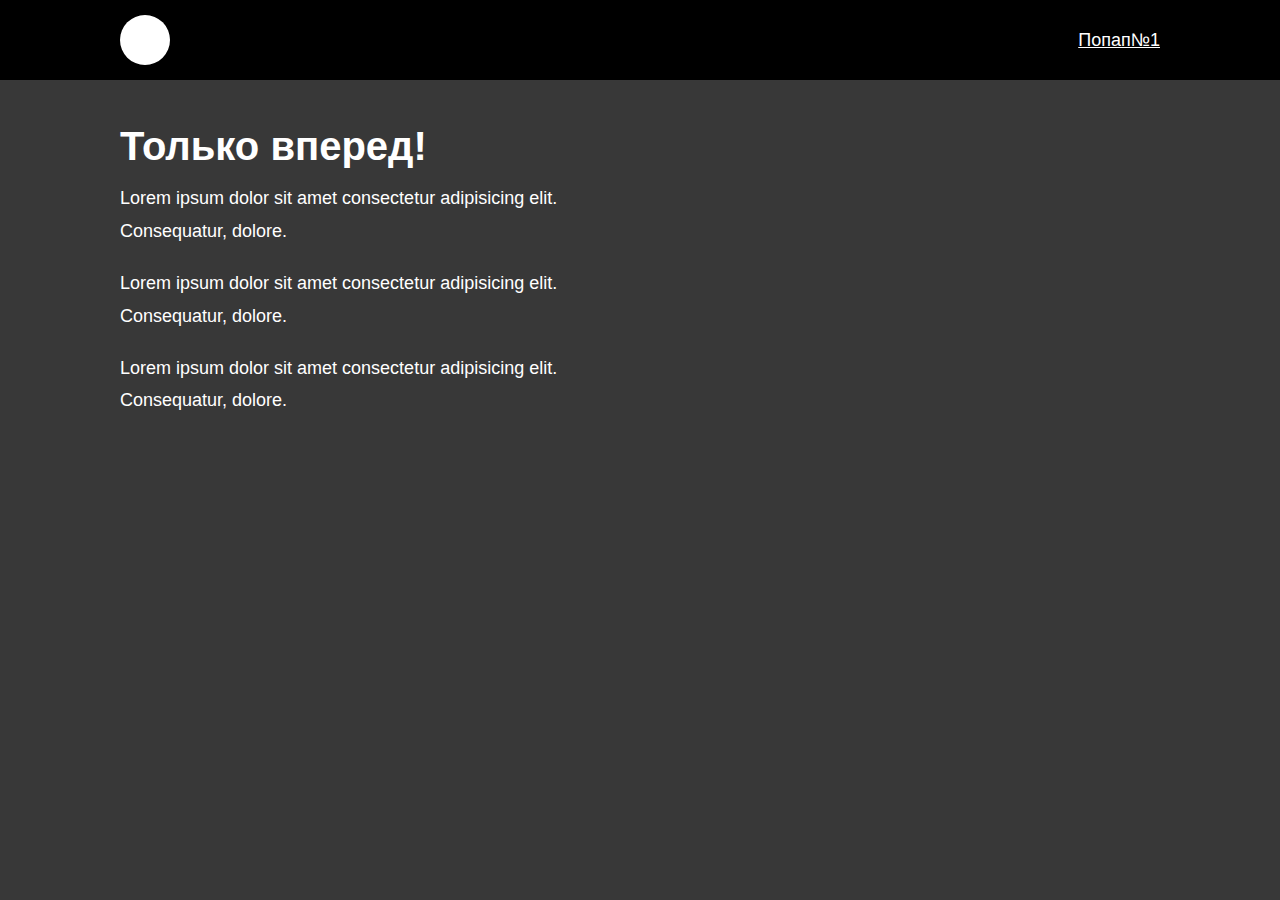
<file: ZHEKA/HOW IT MAKE/popUp/index.html>
<!-- Сообщаем браузеру как стоит обрабатывать эту страницу -->
<!DOCTYPE html>
<!-- Оболочка документа, указываем язык содержимого -->
<html lang="ru">
<!-- Заголовок страницы, контейнер для других важных данных (не отображается) -->

<head>
  <!-- Заголовок страницы в браузере -->
  <title>FLEXBOX</title>
  <!-- Адаптив -->
  <meta name="viewport" content="width=device-width" />
  <!-- Подключаем CSS -->
  <link rel="stylesheet" href="css/style.css" />
  <link href="https://fonts.googleapis.com/css2?family=Roboto:wght@400;900&display=swap" rel="stylesheet">
  <!-- Кодировка страницы -->
  <meta charset="UTF-8">
</head>
<!-- Отображаемое тело страницы -->

<body>
  <div class="wrapper">
    <header class="header lock-padding">
      <div class="header__container _container">
        <a href="" class="header__logo"></a>
        <a href="#popup" class="header__phone popup__link">Попап№1</a>
      </div>
    </header>

    <div class="content">
      <div class="content__container _container">
        <section class="content__section content__section_row">
          <div class="content__body">
            <h1 class="content__title">Только вперед!</h1>
            <div class="content__text">
              <p>Lorem ipsum dolor sit amet consectetur adipisicing elit. Consequatur, dolore.</p>
              <p>Lorem ipsum dolor sit amet consectetur adipisicing elit. Consequatur, dolore.</p>
              <p>Lorem ipsum dolor sit amet consectetur adipisicing elit. Consequatur, dolore.</p>
            </div>
          </div>
        </section>
      </div>

    </div>
  </div>
</body>
</file>
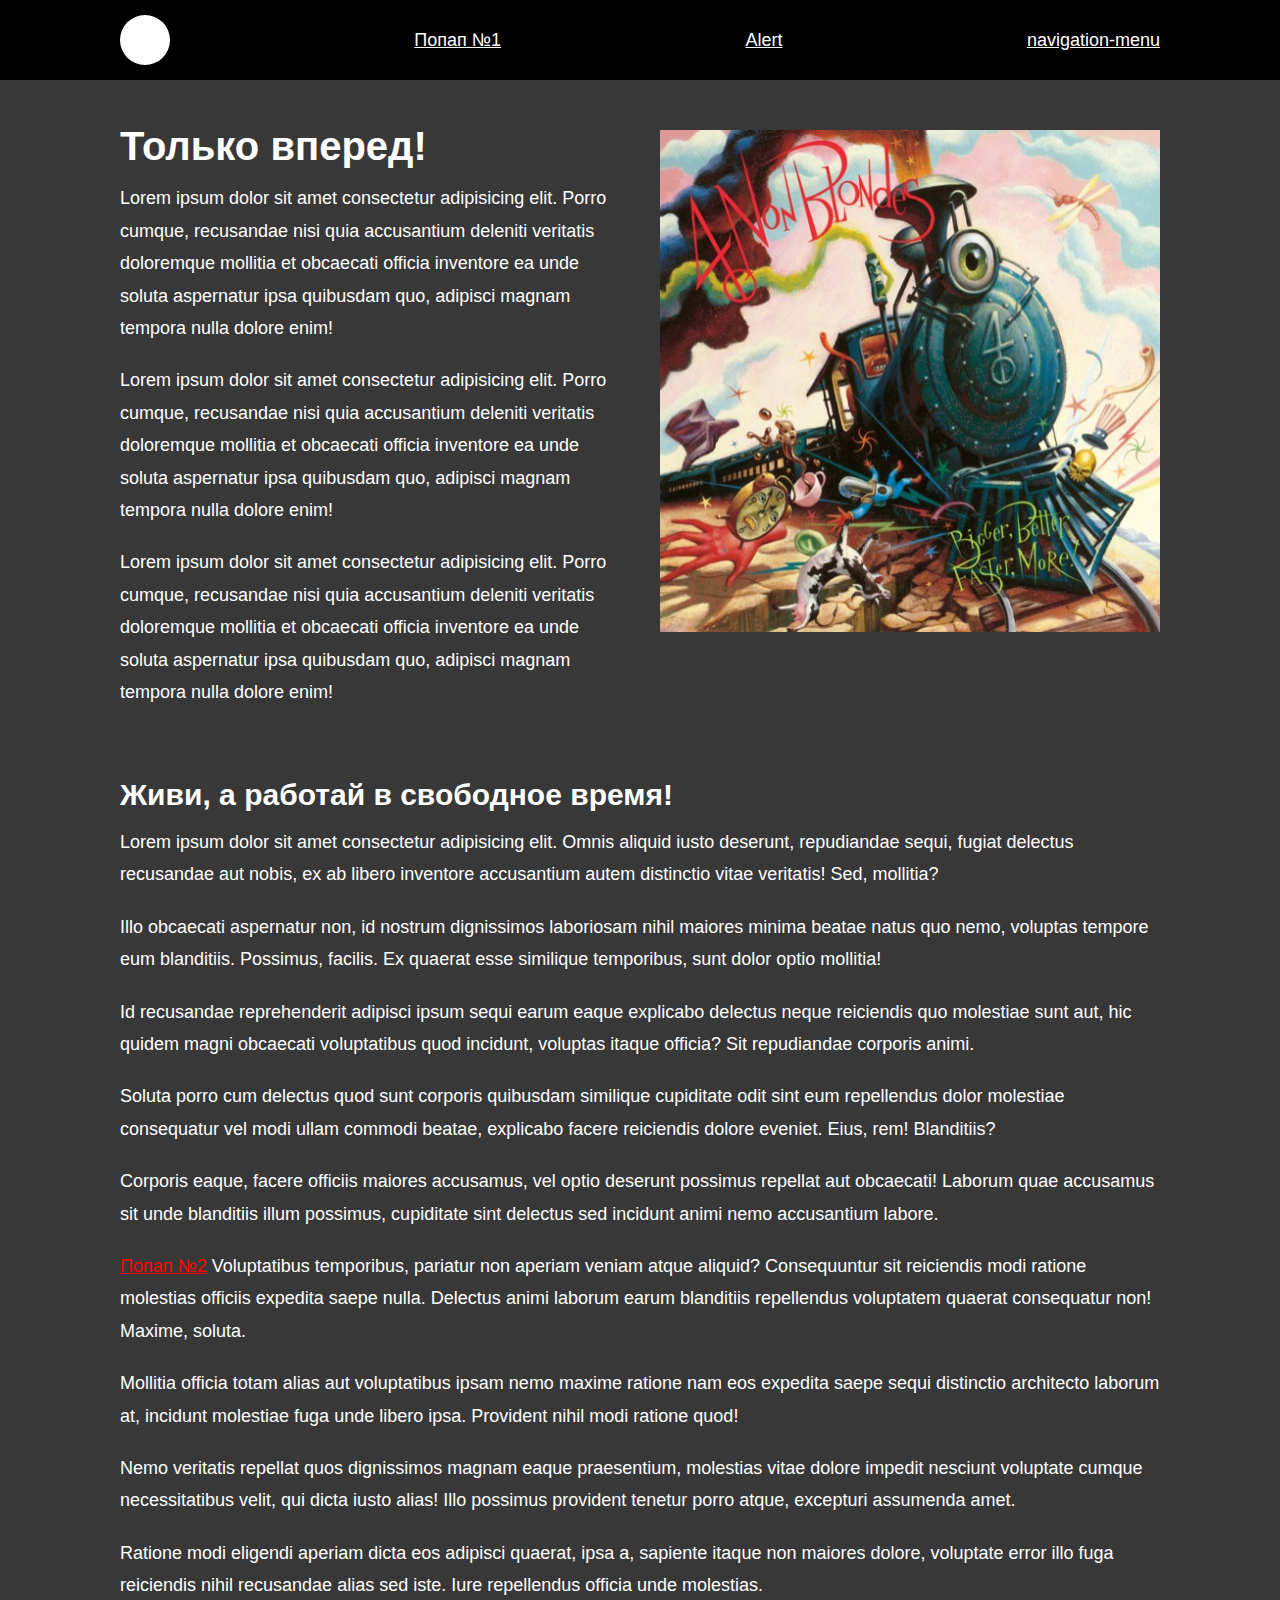
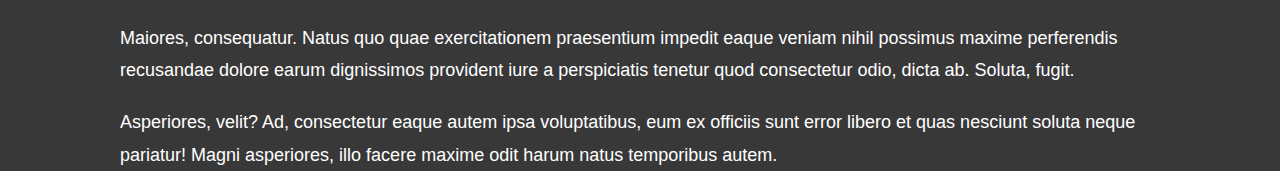
<file: ZHEKA/HOW IT MAKE/popUp_2/index.html>
<!-- Сообщаем браузеру как стоит обрабатывать эту страницу -->
<!DOCTYPE html>
<!-- Оболочка документа, указываем язык содержимого -->
<html lang="ru">
<!-- Заголовок страницы, контейнер для других важных данных (не отображается) -->

<head>
  <!-- Заголовок страницы в браузере -->
  <title>Модальное окно. Попап.</title>
  <!-- Адаптив -->
  <meta name="viewport" content="width=device-width" />
  <!-- Подключаем CSS -->
  <link rel="stylesheet" href="css/style.css" />
  <link href="https://fonts.googleapis.com/css2?family=Roboto:wght@400;900&display=swap" rel="stylesheet">
  <!-- Кодировка страницы -->
  <meta charset="UTF-8">
</head>
<!-- Отображаемое тело страницы -->

<body>
  <div class="wrapper">
    <header id="header" class="header lock-padding">
      <div class="header__container _container">
        <a href="" class="header__logo"></a>
        <a href="#popup" class="header__phone popup__link">Попап №1</a>
        <a href="#alert" class="header__phone popup__link">Alert</a>
        <div style="position: relative;">
          <a href="#nav" class="header__phone popup__link">navigation-menu</a>
          <!-- <div class="nav__wrapper" id="nav"> -->
          <div class="nav" id="nav">
            <ul class="nav__body">
              <li class="nav__item">
                <a href="##" class="nav__close">&#10006</a>
              </li>
              <li class="nav__item"><a href="" class="nav__link">Link1</a></li>
              <li class="nav__item"><a href="" class="nav__link">Link2</a></li>
              <li class="nav__item"><a href="" class="nav__link">Link3</a></li>
            </ul>
          </div>
          <!-- </div> -->
        </div>
      </div>
    </header>

    <div class="content">
      <div class="content__container _container">
        <section class="content__section content__section_row">
          <div class="content__body">
            <h1 class="content__title">Только вперед!</h1>
            <div class="content__text">
              <p>Lorem ipsum dolor sit amet consectetur adipisicing elit. Porro cumque, recusandae nisi quia accusantium
                deleniti veritatis doloremque mollitia et obcaecati officia inventore ea unde soluta aspernatur ipsa
                quibusdam quo, adipisci magnam tempora nulla dolore enim!</p>
              <p>Lorem ipsum dolor sit amet consectetur adipisicing elit. Porro cumque, recusandae nisi quia accusantium
                deleniti veritatis doloremque mollitia et obcaecati officia inventore ea unde soluta aspernatur ipsa
                quibusdam quo, adipisci magnam tempora nulla dolore enim!</p>
              <p>Lorem ipsum dolor sit amet consectetur adipisicing elit. Porro cumque, recusandae nisi quia accusantium
                deleniti veritatis doloremque mollitia et obcaecati officia inventore ea unde soluta aspernatur ipsa
                quibusdam quo, adipisci magnam tempora nulla dolore enim!</p>
            </div>
          </div>
          <a href="#image" class="content__image popup-link">
            <img src="./img/4nonBLONDIES.jpg" alt="">
          </a>
        </section>
        <section class="content__section">
          <h2 class="content__subtitle">Живи, а работай в свободное время!</h2>
          <div class="content__text">
            <p>Lorem ipsum dolor sit amet consectetur adipisicing elit. Omnis aliquid iusto deserunt, repudiandae sequi,
              fugiat delectus recusandae aut nobis, ex ab libero inventore accusantium autem distinctio vitae veritatis!
              Sed, mollitia?</p>
            <p>Illo obcaecati aspernatur non, id nostrum dignissimos laboriosam nihil maiores minima beatae natus quo
              nemo, voluptas tempore eum blanditiis. Possimus, facilis. Ex quaerat esse similique temporibus, sunt dolor
              optio mollitia!</p>
            <p>Id recusandae reprehenderit adipisci ipsum sequi earum eaque explicabo delectus neque reiciendis quo
              molestiae sunt aut, hic quidem magni obcaecati voluptatibus quod incidunt, voluptas itaque officia? Sit
              repudiandae corporis animi.</p>
            <p>Soluta porro cum delectus quod sunt corporis quibusdam similique cupiditate odit sint eum repellendus
              dolor molestiae consequatur vel modi ullam commodi beatae, explicabo facere reiciendis dolore eveniet.
              Eius, rem! Blanditiis?</p>
            <p>Corporis eaque, facere officiis maiores accusamus, vel optio deserunt possimus repellat aut obcaecati!
              Laborum quae accusamus sit unde blanditiis illum possimus, cupiditate sint delectus sed incidunt animi
              nemo accusantium labore.</p>
            <p>
              <a class="popup-link" href="popup2">Попап №2</a>
              Voluptatibus temporibus, pariatur non aperiam veniam atque aliquid? Consequuntur sit reiciendis
              modi ratione molestias officiis expedita saepe nulla. Delectus animi laborum earum blanditiis repellendus
              voluptatem quaerat consequatur non! Maxime, soluta.
            </p>
            <p>Mollitia officia totam alias aut voluptatibus ipsam nemo maxime ratione nam eos expedita saepe sequi
              distinctio architecto laborum at, incidunt molestiae fuga unde libero ipsa. Provident nihil modi ratione
              quod!</p>
            <p>Nemo veritatis repellat quos dignissimos magnam eaque praesentium, molestias vitae dolore impedit
              nesciunt voluptate cumque necessitatibus velit, qui dicta iusto alias! Illo possimus provident tenetur
              porro atque, excepturi assumenda amet.</p>
            <p>Ratione modi eligendi aperiam dicta eos adipisci quaerat, ipsa a, sapiente itaque non maiores dolore,
              voluptate error illo fuga reiciendis nihil recusandae alias sed iste. Iure repellendus officia unde
              molestias.</p>
            <p>Maiores, consequatur. Natus quo quae exercitationem praesentium impedit eaque veniam nihil possimus
              maxime perferendis recusandae dolore earum dignissimos provident iure a perspiciatis tenetur quod
              consectetur odio, dicta ab. Soluta, fugit.</p>
            <p>Asperiores, velit? Ad, consectetur eaque autem ipsa voluptatibus, eum ex officiis sunt error libero et
              quas nesciunt soluta neque pariatur! Magni asperiores, illo facere maxime odit harum natus temporibus
              autem.</p>
          </div>
        </section>
      </div>
    </div>
  </div>

  <div id="popup" class="popup">
    <a href="##" class="popup__area"></a>
    <div class="popup_body">
      <div class="popup_content">
        <a href="##" class="popup__close">&#10006</a>
        <div class="popup__title">Это модальное окно №1</div>
        <div class="popup__text">Lorem ipsum dolor sit amet consectetur, adipisicing elit. Provident, eaque quisquam
          ipsa velit dolorem voluptates modi fuga dolorum odit obcaecati nam perspiciatis distinctio consequuntur
          expedita delectus excepturi, voluptatibus, repellendus et dignissimos? Distinctio neque assumenda tenetur
          corrupti repellat nam at quidem sunt maiores sed nesciunt accusantium consectetur minus eaque architecto aut
          illum amet vel incidunt fugiat iusto dolor, nobis sint. Autem atque similique dicta animi. Debitis accusamus
          quas dolorum dicta commodi reiciendis velit eius tempore omnis! Hic reiciendis molestiae explicabo voluptatem
          architecto deleniti animi vel beatae qui sit? Voluptatem et blanditiis facilis sed, ut eligendi. Enim beatae
          velit perferendis voluptatum. Quas officia reprehenderit nostrum quibusdam laudantium quidem iste deleniti,
          dignissimos eum rerum debitis harum voluptate est voluptas nemo numquam dolorem, amet accusamus illum. Fugiat
          distinctio repudiandae dicta veritatis illo possimus, modi id voluptas dolorum iure repellendus quibusdam
          sapiente magnam aut. Harum ex sapiente dignissimos provident voluptate fugit beatae obcaecati eligendi
          necessitatibus.</div>
      </div>
    </div>
  </div>

  <div class="alert__wrap" id="alert">
    <div class="alert">
      Hello! I am alert!
      <a href="##" class="alert__close">&#10006</a>
    </div>

  </div>
</body>

</html>
</file>
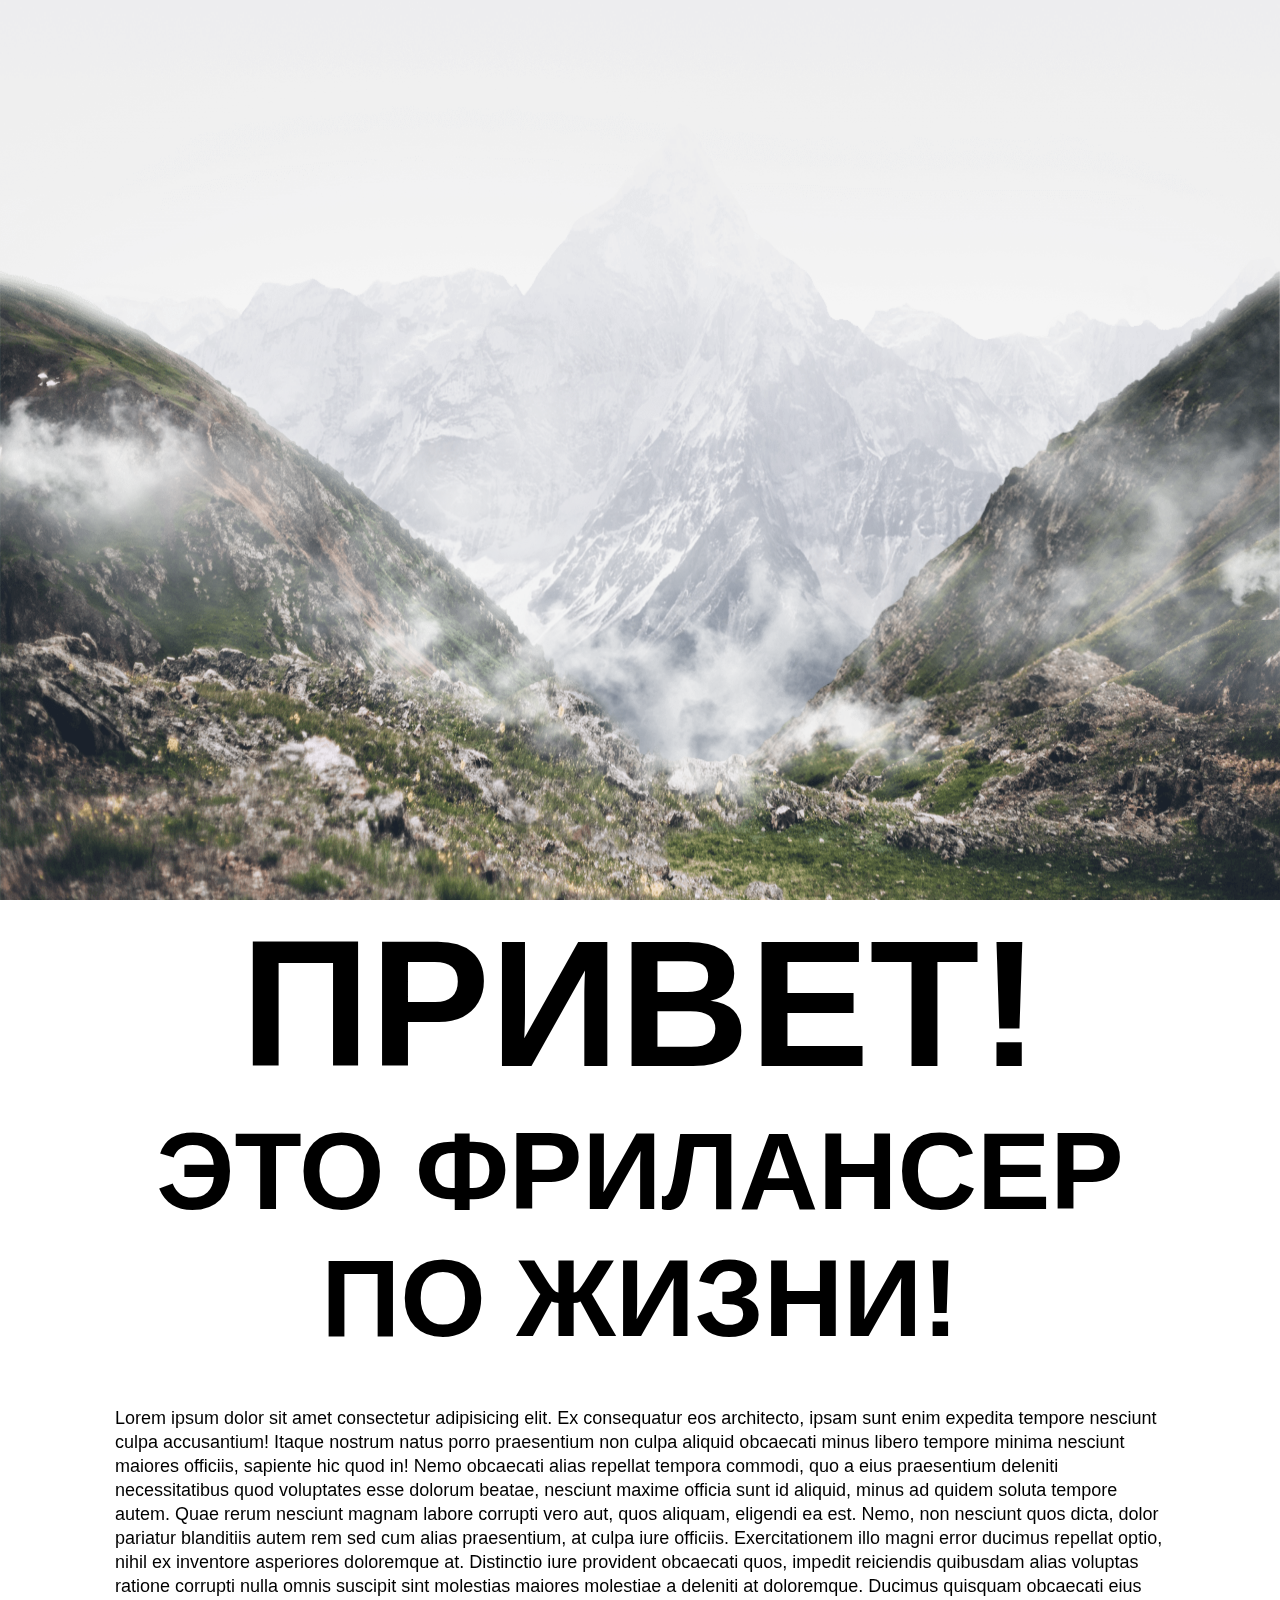
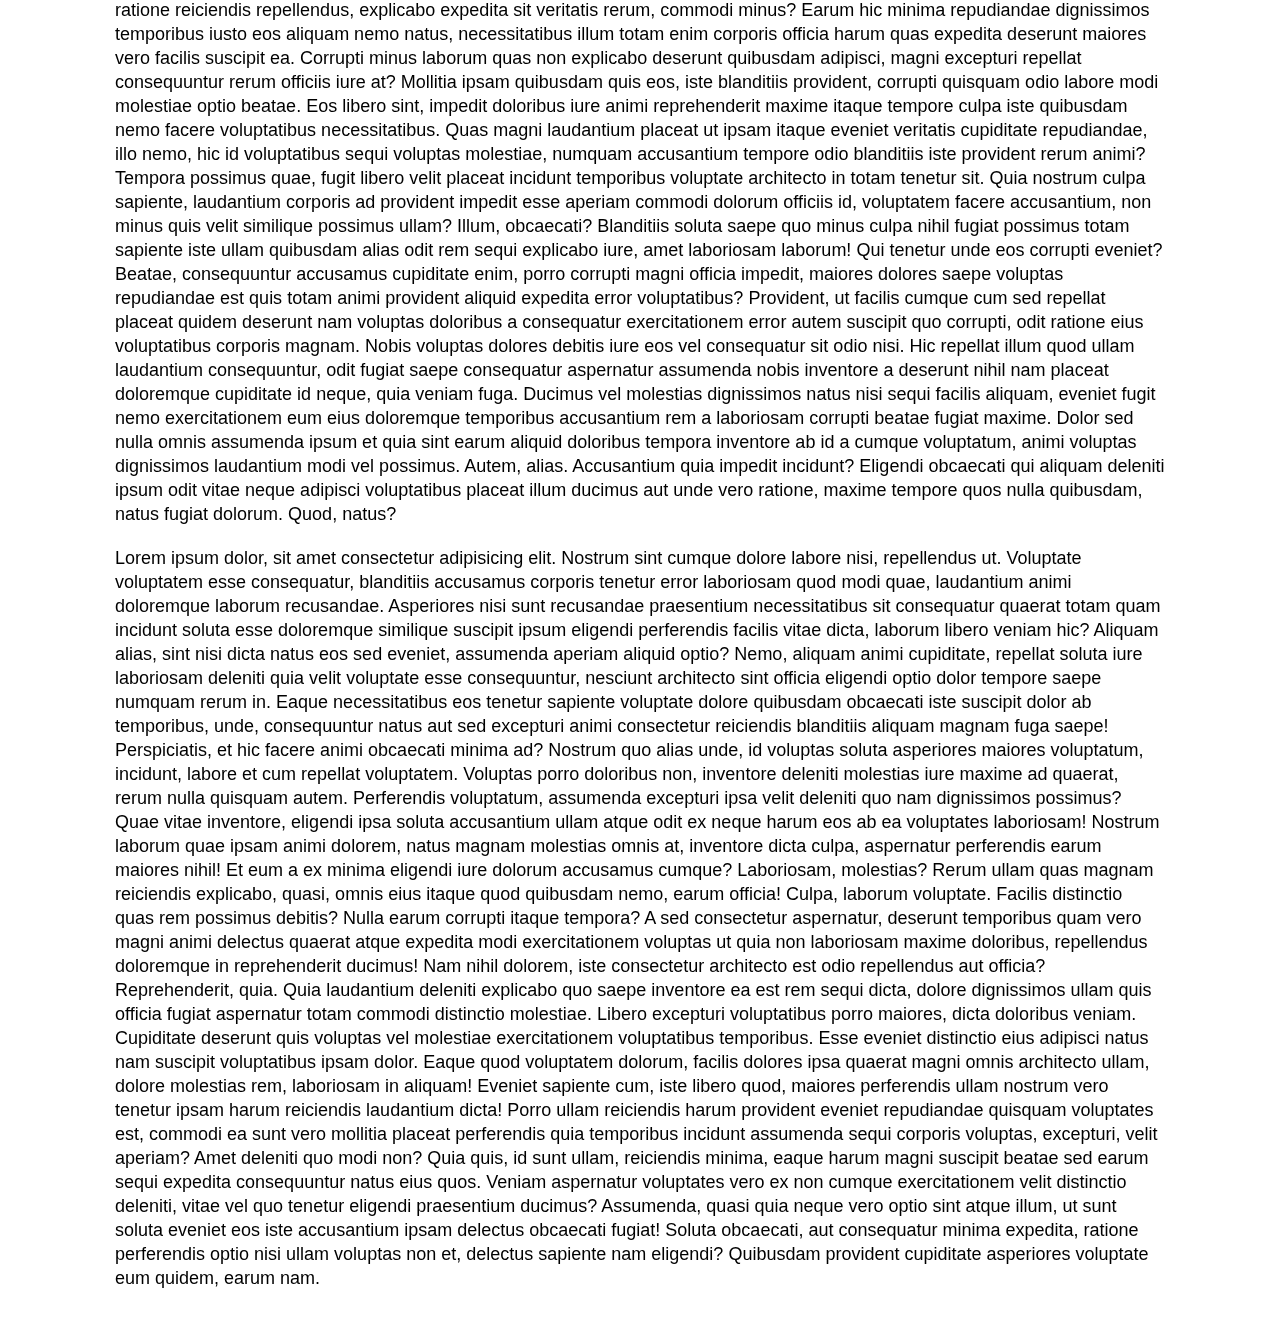
<file: ZHEKA/HOW IT MAKE/paralax/Mountain/index.html>
<!-- Сообщаем браузеру как стоит обрабатывать эту страницу -->
<!DOCTYPE html>
<!-- Оболочка документа, указываем язык содержимого -->
<html lang="ru">
<!-- Заголовок страницы, контейнер для других важных данных (не отображается) -->

<head>
  <!-- Заголовок страницы в браузере -->
  <title>Паралакс-эффект: Горы на HTML CSS JQuerry </title>
  <!-- Адаптив -->
  <meta name="viewport" content="width=device-width, initial-scale=1.0, maximum-scale=1.0, user-scalable=0" />
  <!-- Подключаем CSS -->
  <link rel="stylesheet" href="css/style.css" />
  <!-- Кодировка страницы -->
  <meta charset="UTF-8">
</head>

<!-- Отображение тела страницы -->

<body>

  <!-- Оболочка для демонстрации -->

  <div class="wrapper">

    <!-- Контент -->

    <div class="page">
      <div class="parallax">
        <div class="parallax__mountain parallax__mountain_1"></div>
        <div class="parallax__mountain parallax__mountain_2"></div>
        <div class="parallax__mountain parallax__mountain_3"></div>
        <div class="parallax__fog"></div>
      </div>
      <div class="content">
        <div class="content__body">
          <div class="content__header">
            <h1 class="content__title">Привет!</h1>
            <h2 class="content__subtitle">Это Фрилансер по жизни!</h2>
          </div>
          <div class="content__article">
            <p>
              Lorem ipsum dolor sit amet consectetur adipisicing elit. Ex consequatur eos architecto, ipsam sunt enim
              expedita tempore nesciunt culpa accusantium! Itaque nostrum natus porro praesentium non culpa aliquid
              obcaecati minus libero tempore minima nesciunt maiores officiis, sapiente hic quod in! Nemo obcaecati
              alias
              repellat tempora commodi, quo a eius praesentium deleniti necessitatibus quod voluptates esse dolorum
              beatae, nesciunt maxime officia sunt id aliquid, minus ad quidem soluta tempore autem. Quae rerum nesciunt
              magnam labore corrupti vero aut, quos aliquam, eligendi ea est. Nemo, non nesciunt quos dicta, dolor
              pariatur blanditiis autem rem sed cum alias praesentium, at culpa iure officiis. Exercitationem illo magni
              error ducimus repellat optio, nihil ex inventore asperiores doloremque at. Distinctio iure provident
              obcaecati quos, impedit reiciendis quibusdam alias voluptas ratione corrupti nulla omnis suscipit sint
              molestias maiores molestiae a deleniti at doloremque. Ducimus quisquam obcaecati eius ratione reiciendis
              repellendus, explicabo expedita sit veritatis rerum, commodi minus? Earum hic minima repudiandae
              dignissimos
              temporibus iusto eos aliquam nemo natus, necessitatibus illum totam enim corporis officia harum quas
              expedita deserunt maiores vero facilis suscipit ea. Corrupti minus laborum quas non explicabo deserunt
              quibusdam adipisci, magni excepturi repellat consequuntur rerum officiis iure at? Mollitia ipsam quibusdam
              quis eos, iste blanditiis provident, corrupti quisquam odio labore modi molestiae optio beatae. Eos libero
              sint, impedit doloribus iure animi reprehenderit maxime itaque tempore culpa iste quibusdam nemo facere
              voluptatibus necessitatibus. Quas magni laudantium placeat ut ipsam itaque eveniet veritatis cupiditate
              repudiandae, illo nemo, hic id voluptatibus sequi voluptas molestiae, numquam accusantium tempore odio
              blanditiis iste provident rerum animi? Tempora possimus quae, fugit libero velit placeat incidunt
              temporibus
              voluptate architecto in totam tenetur sit. Quia nostrum culpa sapiente, laudantium corporis ad provident
              impedit esse aperiam commodi dolorum officiis id, voluptatem facere accusantium, non minus quis velit
              similique possimus ullam? Illum, obcaecati? Blanditiis soluta saepe quo minus culpa nihil fugiat possimus
              totam sapiente iste ullam quibusdam alias odit rem sequi explicabo iure, amet laboriosam laborum! Qui
              tenetur unde eos corrupti eveniet? Beatae, consequuntur accusamus cupiditate enim, porro corrupti magni
              officia impedit, maiores dolores saepe voluptas repudiandae est quis totam animi provident aliquid
              expedita
              error voluptatibus? Provident, ut facilis cumque cum sed repellat placeat quidem deserunt nam voluptas
              doloribus a consequatur exercitationem error autem suscipit quo corrupti, odit ratione eius voluptatibus
              corporis magnam. Nobis voluptas dolores debitis iure eos vel consequatur sit odio nisi. Hic repellat illum
              quod ullam laudantium consequuntur, odit fugiat saepe consequatur aspernatur assumenda nobis inventore a
              deserunt nihil nam placeat doloremque cupiditate id neque, quia veniam fuga. Ducimus vel molestias
              dignissimos natus nisi sequi facilis aliquam, eveniet fugit nemo exercitationem eum eius doloremque
              temporibus accusantium rem a laboriosam corrupti beatae fugiat maxime. Dolor sed nulla omnis assumenda
              ipsum
              et quia sint earum aliquid doloribus tempora inventore ab id a cumque voluptatum, animi voluptas
              dignissimos
              laudantium modi vel possimus. Autem, alias. Accusantium quia impedit incidunt? Eligendi obcaecati qui
              aliquam deleniti ipsum odit vitae neque adipisci voluptatibus placeat illum ducimus aut unde vero ratione,
              maxime tempore quos nulla quibusdam, natus fugiat dolorum. Quod, natus?
            </p>
            <p>
              Lorem ipsum dolor, sit amet consectetur adipisicing elit. Nostrum sint cumque dolore labore nisi,
              repellendus ut. Voluptate voluptatem esse consequatur, blanditiis accusamus corporis tenetur error
              laboriosam quod modi quae, laudantium animi doloremque laborum recusandae. Asperiores nisi sunt recusandae
              praesentium necessitatibus sit consequatur quaerat totam quam incidunt soluta esse doloremque similique
              suscipit ipsum eligendi perferendis facilis vitae dicta, laborum libero veniam hic? Aliquam alias, sint
              nisi
              dicta natus eos sed eveniet, assumenda aperiam aliquid optio? Nemo, aliquam animi cupiditate, repellat
              soluta iure laboriosam deleniti quia velit voluptate esse consequuntur, nesciunt architecto sint officia
              eligendi optio dolor tempore saepe numquam rerum in. Eaque necessitatibus eos tenetur sapiente voluptate
              dolore quibusdam obcaecati iste suscipit dolor ab temporibus, unde, consequuntur natus aut sed excepturi
              animi consectetur reiciendis blanditiis aliquam magnam fuga saepe! Perspiciatis, et hic facere animi
              obcaecati minima ad? Nostrum quo alias unde, id voluptas soluta asperiores maiores voluptatum, incidunt,
              labore et cum repellat voluptatem. Voluptas porro doloribus non, inventore deleniti molestias iure maxime
              ad
              quaerat, rerum nulla quisquam autem. Perferendis voluptatum, assumenda excepturi ipsa velit deleniti quo
              nam
              dignissimos possimus? Quae vitae inventore, eligendi ipsa soluta accusantium ullam atque odit ex neque
              harum
              eos ab ea voluptates laboriosam! Nostrum laborum quae ipsam animi dolorem, natus magnam molestias omnis
              at,
              inventore dicta culpa, aspernatur perferendis earum maiores nihil! Et eum a ex minima eligendi iure
              dolorum
              accusamus cumque? Laboriosam, molestias? Rerum ullam quas magnam reiciendis explicabo, quasi, omnis eius
              itaque quod quibusdam nemo, earum officia! Culpa, laborum voluptate. Facilis distinctio quas rem possimus
              debitis? Nulla earum corrupti itaque tempora? A sed consectetur aspernatur, deserunt temporibus quam vero
              magni animi delectus quaerat atque expedita modi exercitationem voluptas ut quia non laboriosam maxime
              doloribus, repellendus doloremque in reprehenderit ducimus! Nam nihil dolorem, iste consectetur architecto
              est odio repellendus aut officia? Reprehenderit, quia. Quia laudantium deleniti explicabo quo saepe
              inventore ea est rem sequi dicta, dolore dignissimos ullam quis officia fugiat aspernatur totam commodi
              distinctio molestiae. Libero excepturi voluptatibus porro maiores, dicta doloribus veniam. Cupiditate
              deserunt quis voluptas vel molestiae exercitationem voluptatibus temporibus. Esse eveniet distinctio eius
              adipisci natus nam suscipit voluptatibus ipsam dolor. Eaque quod voluptatem dolorum, facilis dolores ipsa
              quaerat magni omnis architecto ullam, dolore molestias rem, laboriosam in aliquam! Eveniet sapiente cum,
              iste libero quod, maiores perferendis ullam nostrum vero tenetur ipsam harum reiciendis laudantium dicta!
              Porro ullam reiciendis harum provident eveniet repudiandae quisquam voluptates est, commodi ea sunt vero
              mollitia placeat perferendis quia temporibus incidunt assumenda sequi corporis voluptas, excepturi, velit
              aperiam? Amet deleniti quo modi non? Quia quis, id sunt ullam, reiciendis minima, eaque harum magni
              suscipit
              beatae sed earum sequi expedita consequuntur natus eius quos. Veniam aspernatur voluptates vero ex non
              cumque exercitationem velit distinctio deleniti, vitae vel quo tenetur eligendi praesentium ducimus?
              Assumenda, quasi quia neque vero optio sint atque illum, ut sunt soluta eveniet eos iste accusantium ipsam
              delectus obcaecati fugiat! Soluta obcaecati, aut consequatur minima expedita, ratione perferendis optio
              nisi
              ullam voluptas non et, delectus sapiente nam eligendi? Quibusdam provident cupiditate asperiores voluptate
              eum quidem, earum nam.
            </p>
          </div>
        </div>
      </div>
    </div>
  </div>

  <!-- Подключаем JQuery -->
  <script src="./js/jquery-3.7.1.min.js"></script>
  <!-- Подключаем файл JS-скриптов -->
  <script src="./js/script.js"></script>

</body>
</file>
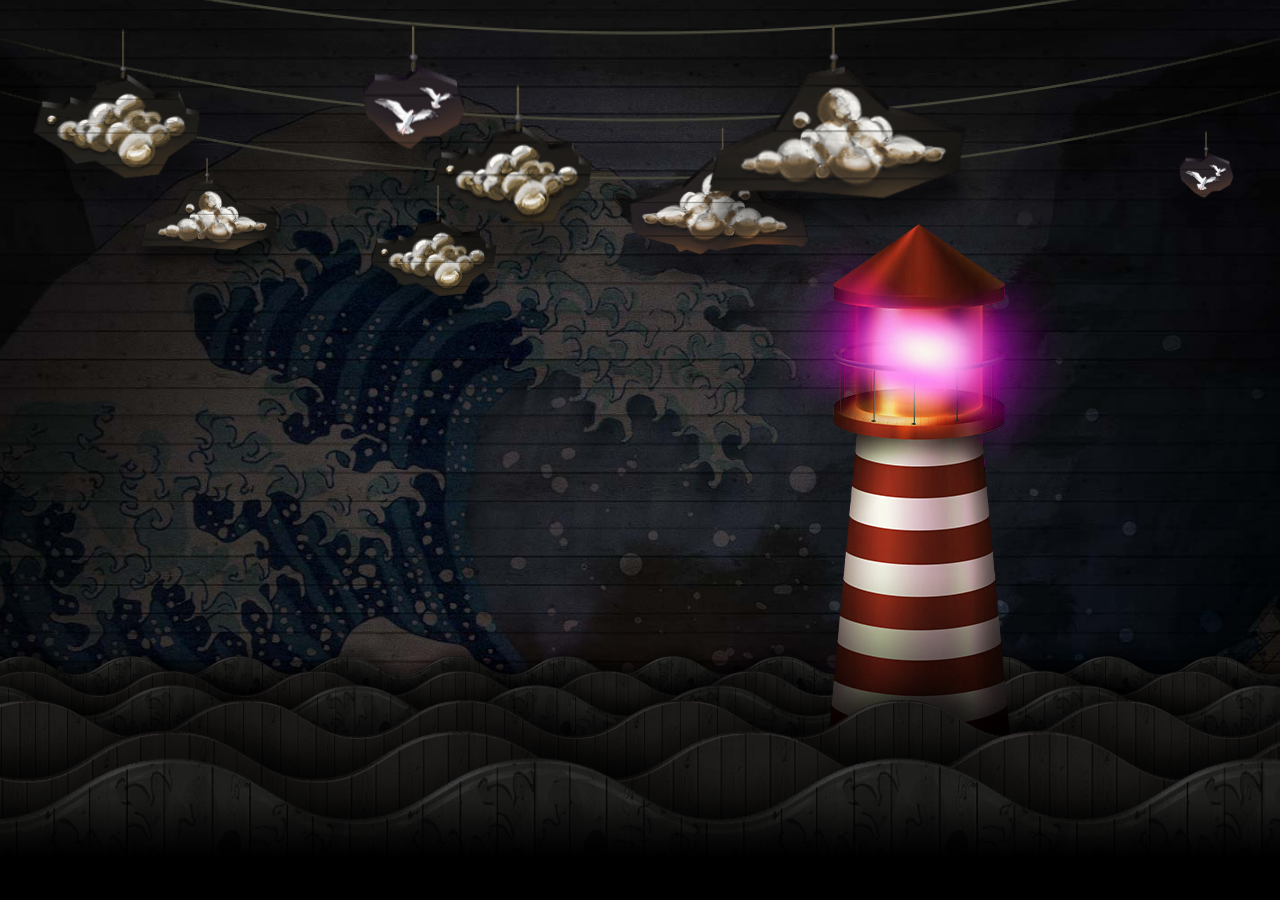
<file: ZHEKA/HOW IT MAKE/paralax/Parallax.js by Matthew Wagerfield/index.html>
<!-- Сообщаем браузеру как стоит обрабатывать эту страницу -->
<!DOCTYPE html>
<!-- Оболочка документа, указываем язык содержимого -->
<html lang="ru">
<!-- Заголовок страницы, контейнер для других важных данных (не отображается) -->

<head>
  <!-- Заголовок страницы в браузере -->
  <title>Parallax.js by Matthew Wagerfield</title>
  <!-- Адаптив -->
  <meta name="viewport" content="width=device-width">
  <!-- Подключаем CSS -->
  <link rel="stylesheet" href="css/style.css" />
  <!-- Кодировка страницы -->
  <meta charset="UTF-8">
</head>

<!-- Отображаем тело страницы -->

<body>
  <!-- Оболочка для демонстрации -->
  <div class="wrapper">
    <!-- Подключаем контент -->

    <div class="page">
      <div class="parallax">
        <ul class="parallax__list">
          <li data-depth="0.10">
            <div class="parallax__bg"></div>
          </li>
          <li data-depth="0.15">
            <div class="parallax__rope parallax__rope_1">
              <div class="parallax__element parallax__element_1"><span></span></div>
              <div class="parallax__element parallax__element_2"><span></span></div>
              <div class="parallax__element parallax__element_3"><span></span></div>
              <img src="./img/rope.png" alt="">
            </div>
          </li>
          <li data-depth="0.30">
            <div class="parallax__rope parallax__rope_2">
              <div class="parallax__element parallax__element_4"><span></span></div>
              <div class="parallax__element parallax__element_5"><span></span></div>
              <img src="./img/rope.png" alt="">
            </div>
          </li>
          <li data-depth="0.60">
            <div class="parallax__rope parallax__rope_3">
              <div class="parallax__element parallax__element_6"><span></span></div>
              <div class="parallax__element parallax__element_7"><span></span></div>
              <div class="parallax__element parallax__element_8"><span></span></div>
              <img src="./img/rope.png" alt="">
            </div>
          </li>
          <li data-depth="0.30">
            <div class="parallax__wave parallax__wave_1"></div>
          </li>
          <li data-depth="0.40">
            <div class="parallax__wave parallax__wave_2"></div>
          </li>
          <li data-depth="0.50">
            <div class="parallax__wave parallax__wave_3"></div>
          </li>
          <li data-depth="0.60">
            <div class="parallax__litehouse"></div>
          </li>
          <li data-depth="0.60">
            <div class="parallax__wave parallax__wave_4"></div>
          </li>
          <li data-depth="0.80">
            <div class="parallax__wave parallax__wave_5"></div>
          </li>
          <li data-depth="1.00">
            <div class="parallax__wave parallax__wave_6"></div>
          </li>
        </ul>

      </div>
      <div class="content"></div>

    </div>

    <!-- Подключаем JQuery -->
    <script src="./js/jquery-3.7.1.min.js"></script>
    <!-- Подключаем файл JS-скриптов -->
    <script src="./js/jquery.parallax.js"></script>
    <script src="./js/script.js"></script>
  </div>

</body>
</file>
<file: ZHEKA/FORMS/css/style.css>
/*Обнуление*/
*,
*:before,
*:after {
	padding: 0;
	margin: 0;
	border: 0;
	box-sizing: border-box;
}

html,
body {
	height: 100%;
	background-color: #333;
	font-family: Arial, "Helvetica Neue", Helvetica, sans-serif;
	color: #fff;
	font-size: 16px;
}

.wrapper {
	padding: 30px;
}

li {
	list-style: none;
}

h1 {
	margin: 0px 0px 20px 0px;
	line-height: 150%;
}
h2 {
	margin: 0px 0px 15px 0px;
}

a:hover {
	text-decoration: none;
}

.button {
	padding: 15px;
	font-size: 16px;
	font-weight: 700;
	margin: 0px 0px 20px 0px;
	cursor: pointer;
	background-color: rgb(231, 231, 0);
}

.yellow {
	color: rgb(231, 231, 0);
}

.lesson {
	padding: 20px 0px 0px 0px;
}
.lesson._focus {
	outline: 2px dotted rgb(231, 231, 0);
}

button {
	height: 40px;
	display: flex;
	justify-content: center;
	align-items: center;
	transition: all 0.3s ease 0s;
	padding: 0px 16px;
	background-color: rgb(231, 231, 0);
	font-weight: 700;
	font-size: 16px;
	cursor: pointer;
}

button:hover {
	background-color: rgb(248, 248, 89);
}

.main-form {
	display: flex;
	flex-wrap: wrap;
}
.main-form._active {
	outline: 1px solid red;
}
.main-form__column {
	flex: 0 1 50%;
}
.main-form__column:last-child {
	flex: 1 1 auto;
}
.main-form__item {
	margin: 0px 0px 25px 0px;
}
.main-form__label {
	display: block;
	margin: 0px 0px 10px 0px;
}
.main-form__input,
.main-form__select,
.main-form__textarea {
	font-family: inherit;
	min-height: 40px;
	font-size: 16px;
	line-height: 40px;
	width: 250px;
	padding: 0px 15px;
	color: #fff;
	background-color: rgb(48, 48, 48);
	border: 1px solid #111;
	border-radius: 3px;
}
.main-form__textarea {
	padding: 10px 15px;
	min-height: 100px;
}

.main-form__radio {
	margin: 0px 0px 5px 0px;
}

.main-form__button {
}
.main-form__image {
	margin: 10px 0px 0px 0px;
}
.main-form__image img {
	width: 150px;
}

.main-form__error {
	padding: 10px 0px 0px 0px;
	color: red;
}
</file>
<file: ZHEKA/MENU/css/style.css>
/* Обнуление */
*,
*::before,
*::after {
  padding: 0;
  margin: 0;
  border: 0;
  box-sizing: border-box;
}

a {
  text-decoration: none;
}

ul,
ol,
li {
  list-style: none;
}

img {
  vertical-align: top;
}

h1,
h2,
h3,
h4,
h5,
h6 {
  font-weight: inherit;
  font-size: inherit;
}

html,
body {
  height: 100%;
  line-height: 1;
  font-size: 16px;
  background-color: #333;
  color: #fff;
  font-family: Arial, "Helvetica Neue", Helvetica, sans-serif;
}

body._lock {
  overflow: hidden;
}

/* h1 {
  font-size: 30px;
  margin: 0 0 30px 0;
} */

.wrapper {
  min-height: 100%;
}

/* P A G E styles */

.page {
  padding: 200px 0 30px 0;
}

.page__section {
  padding: 30px;
  max-width: 1200px;
  margin: 0 auto;
}

.page__section_1 {
  background-color: #794f45;
}

.page__section_3 {
  background-color: #7a956b;
}

.page__section_2 {
  background-color: #77688d;
}

.page__title {
  font-size: 40px;
  margin: 0 0 20px 0;
}

.page__text {
  font-size: 16px;
  line-height: 150%;
}

.page__text p {
  margin: 0 0 20px 0;
}

.page__sub-title {
  font-size: 30px;
  margin: 0 0 20px 0;
}

/* H E A D E R styles */

.header {
  position: fixed;
  top: 0;
  left: 0;
  width: 100%;
  z-index: 10;
  /* background-color: #912105; */
  padding: 40px 0 0 0;
  transition: all .6s ease;
}

.header._fixed {
  background-color: #912105;
  position: fixed;
  top: -40px;
  left: 0;
  transition: all .3s ease;
}

.header__container {
  max-width: 1200px;
  margin: 0 auto;
  display: flex;
  padding: 0 30px;
  align-items: center;
  justify-content: space-between;
  min-height: 70px;
}

.header__logo {
  position: relative;
  z-index: 5;
  background-color: #fff;
  border-radius: 50%;
  width: 40px;
  height: 40px;
}

.header__menu {}

.menu {}

.menu__icon {
  display: none;
}

.menu__body {}

.menu__list>li {
  position: relative;
  margin: 0 0 0 20px;
}

.menu__link {
  font-size: 18px;
  color: #fff;
}

.menu__link:hover {
  text-decoration: underline;
}

.menu__sub-list {
  position: absolute;
  top: 100%;
  right: 0;
  padding: 15px;
  background-color: #000;
  min-width: 200px;
}

.menu__sub-list li {
  margin: 0 0 10px 0;
}

.menu__sub-list li:last-child {
  margin: 0;
}

.menu__sub-link {
  color: #fff;
}

.menu__sub-link:hover {
  text-decoration: underline;
}

.menu__arrow {
  display: none;
}

/* ------------------------------- */

body._pc .menu__list>li:hover .menu__sub-list {
  opacity: 1;
  visibility: visible;
  transform: translate(0px, 0px);
  pointer-events: all;
}

body._touch .menu__list>li {
  /* display: flex;
  align-items: center; */
}

body._touch .menu__link {
  flex: 1 1 auto;
}

body._touch .menu__arrow {
  float: inline-end;
  display: block;
  width: 0;
  height: 0;
  margin: 5px 0 0 5px;
  transition: transform .3s ease;
  border-left: 5px solid transparent;
  border-right: 5px solid transparent;
  border-top: 10px solid #fff;
}

body._touch .menu__list>li._active .menu__sub-list {
  opacity: 1;
  visibility: visible;
  transform: translate(0px, 0px);
  pointer-events: all;
}

body._touch .menu__list>li._active .menu__arrow {
  transform: rotate(-180deg);
}


/* ------------------------------- */

@media(min-width: 767px) {
  .menu__list {
    display: flex;
    align-items: center;
  }

  .menu__list>li {
    padding: 10px 0;
  }

  .menu__sub-list {
    transform: translate(0, 10%);
    opacity: 0;
    visibility: hidden;
    pointer-events: none;
    transition: all .3s ease;
  }
}

@media(max-width:767px) {

  .header {
    padding: 0;
    transition: none;
  }

  .menu__icon {
    z-index: 5;
    position: relative;
    display: block;
    width: 30px;
    height: 18px;
    cursor: pointer;
  }

  .menu__icon span,
  .menu__icon::before,
  .menu__icon::after {
    left: 0;
    position: absolute;
    height: 10%;
    width: 100%;
    background-color: #fff;
    transition: all .3s ease;
  }

  .menu__icon::before,
  .menu__icon::after {
    content: "";
  }

  .menu__icon::before {
    top: 0;
  }

  .menu__icon::after {
    bottom: 0;
  }

  .menu__icon span {
    top: 50%;
    transform: scale(1) translate(0, -50%);
  }

  .menu__icon._active span {
    transform: scale(0) translate(0, -50%);
  }

  .menu__icon._active::before {
    top: 50%;
    transform: rotate(-45deg) translate(0, -50%);
  }

  .menu__icon._active::after {
    bottom: 50%;
    transform: rotate(45deg) translate(0, 50%);
  }

  .menu__body {
    position: fixed;
    left: -100%;
    top: 0;
    height: 100%;
    width: 100%;
    background-color: rgba(0, 0, 0, .9);
    padding: 100px 30px 30px 30px;
    transition: left .3s ease 0s;
    overflow: auto;
  }

  .menu__body._active {
    left: 0;
  }

  .menu__body::before {
    content: "";
    position: fixed;
    width: 100%;
    height: 70px;
    top: 0;
    left: 0;
    background-color: #912105;
    z-index: 2;
  }

  .menu__list>li {
    flex-wrap: wrap;
    margin: 0 0 30px 0;
  }

  .menu__list>li:last-child {
    margin-bottom: 0;
  }

  .menu__list>li._active .menu__sub-list {
    display: block;
  }

  .menu__link {
    font-size: 24px;
  }

  .menu__sub-list {
    position: relative;
    background-color: #fff;
    flex: 1 1 100%;
    margin: 20px 0 0 0;
    border-radius: 5px;
    display: none;
  }

  .menu__sub-link {
    font-size: 20px;
    color: #000;
  }

  .page {
    padding: 100px 30px;
  }
}
</file>
<file: ZHEKA/DOM/dom_basic_excercies/style.css>
.search__container {
  width: 250px;
  font-size: 24px;
  line-height: 28px;
  font-weight: 700;
}

.counter {
  font-size: 16px;
}

.search__container._active .searching__form {
  display: block;
}

.search__container:hover {
  cursor: pointer;
}

.searching__form {
  width: 100%;
  display: none;
}

.searching__form input {
  width: 100%;
}
</file>
<file: ZHEKA/HOW IT MAKE/popUp/css/style.css>
﻿/* Обнуление */

*,
*:before,
*:after {
  padding: 0;
  margin: 0;
  border: 0;
  -webkit-box-sizing: border-box;
  box-sizing: border-box;
}

/* Стили для демонстрации */
html,
body {
  height: 100%;
  font-family: Arial, "Helvetica Neue", Helvetica, sans-serif;
  color: #fff;
  font-size: 18px;
  line-height: 180%;
  background-color: #383838;
}

body.lock {
  overflow: hidden;
}

a {
  color: red;
}

a:hover {
  text-decoration: none;
}

p {
  margin: 0 0 20px 0;
}

.wrapper {
  overflow: hidden;
  min-height: 100%;
}

.header {
  position: fixed;
  width: 100%;
  top: 0;
  left: 0;
  background-color: #000;
  margin: 0 0 50px 0;
}

.lock-padding {}

.header__container {
  display: flex;
  height: 80px;
  align-items: center;
  justify-content: space-between;
}

._container {
  max-width: 1070px;
  margin: 0 auto;
  padding: 0 15px;
}

.header__logo {
  width: 50px;
  height: 50px;
  border-radius: 50%;
  background-color: #fff;
}

.header__phone {
  color: #fff;
}

.content {
  padding: 130px 0 0 0;
}

.content__container {}

.content__section {
  margin: 0 0 50px 0;
}

.content__section_row {
  margin: 0 -20px 50px;
}

@media (min-width:992px) {
  .content__section_row {
    display: flex;
  }
}

.content__body {
  flex: 0 1 50%;
  padding: 0 20px;
}

.content__title {
  font-size: 40px;
  margin: 0 0 0.5em 0;
}

.content__text {}

.content__image {
  display: block;
  flex: 0 1 50%;
  padding: 0 20px;
}

.content__image img {
  max-width: 100%;
}

.content__subtitle {
  font-size: 30px;
  margin: 0 0 0.5em 0;
}



.popup {
  position: fixed;
  width: 100%;
  height: 100%;
  /* background-color: rgba(0, 0, 0, 0.8); */
  top: 0;
  left: 0;
  /* max-width: 800px; */
  /*margin: 0 auto;*/
  opacity: 0;
  visibility: hidden;
  /* overflow-y: auto;
  overflow-x: hidden; */
  transition: all 0.8s ease 0s;
}

.popup:target {
  opacity: 1;
  visibility: visible;
}

.popup:target .popup_content {
  opacity: 1;
  transform: translate(0px, 0px);
  /* transform: perspective(600px) translate(0px, 0px) rotateX(0deg); */
}

.popup__area {
  position: absolute;
  width: 100%;
  height: 100%;
  top: 0;
  left: 0;
  cursor: default;
}

.popup_body {
  min-height: 100%;
  display: flex;
  align-items: center;
  justify-content: center;
  /* padding: 30px 10px; */
}

.popup_content {
  background-color: #fff;
  color: #000;
  max-width: 800px;
  padding: 30px;
  position: relative;
  transition: all 0.8s ease 0s;
  opacity: 0;
  transform: translate(0px, -100%);
  /* transform: perspective(600px) translate(0px, -100%) rotateX(45deg); */
}

.popup__close {
  position: absolute;
  top: 10px;
  right: 10px;
  font-size: 20px;
  color: #000;
  text-decoration: none;
}

.popup__title {
  font-size: 40px;
  margin: 0 0 1em 0;
}

.popup__text {}

.popup-link {}
</file>
<file: ZHEKA/HOW IT MAKE/popUp_2/css/style.css>
﻿/* Обнуление */

*,
*:before,
*:after {
  padding: 0;
  margin: 0;
  border: 0;
  -webkit-box-sizing: border-box;
  box-sizing: border-box;
}

/* Стили для демонстрации */
html,
body {
  height: 100%;
  font-family: Arial, "Helvetica Neue", Helvetica, sans-serif;
  color: #fff;
  font-size: 18px;
  line-height: 180%;
  background-color: #383838;
}

body.lock {
  overflow: hidden;
}

a {
  color: red;
}

a:hover {
  text-decoration: none;
}

p {
  margin: 0 0 20px 0;
}

.wrapper {
  /* overflow: hidden; */
  min-height: 100%;
}

.header {
  position: fixed;
  width: 100%;
  top: 0;
  left: 0;
  background-color: #000;
  margin: 0 0 50px 0;
}

.lock-padding {}

.header__container {
  display: flex;
  height: 80px;
  align-items: center;
  justify-content: space-between;
}

._container {
  max-width: 1070px;
  margin: 0 auto;
  padding: 0 15px;
}

.header__logo {
  width: 50px;
  height: 50px;
  border-radius: 50%;
  background-color: #fff;
}

.header__phone {
  color: #fff;
}

.content {
  padding: 130px 0 0 0;
}

.content__container {}

.content__section {
  margin: 0 0 50px 0;
}

.content__section_row {
  margin: 0 -20px 50px;
}

@media (min-width:992px) {
  .content__section_row {
    display: flex;
  }
}

.content__body {
  flex: 0 1 50%;
  padding: 0 20px;
}

.content__title {
  font-size: 40px;
  margin: 0 0 0.5em 0;
}

.content__text {}

.content__image {
  display: block;
  flex: 0 1 50%;
  padding: 0 20px;
}

.content__image img {
  max-width: 100%;
}

.content__subtitle {
  font-size: 30px;
  margin: 0 0 0.5em 0;
}



.popup {
  position: fixed;
  width: 100%;
  height: 100%;
  /* background-color: rgba(0, 0, 0, 0.8); */
  top: 0;
  left: 0;
  /* max-width: 800px; */
  /*margin: 0 auto;*/
  opacity: 0;
  visibility: hidden;
  /* overflow-y: auto;
  overflow-x: hidden; */
  transition: all 0.8s ease 0s;
}

.popup:target {
  opacity: 1;
  visibility: visible;
}

.popup:target .popup_content {
  opacity: 1;
  /* transform: translate(0px, 0px); */
  transform: perspective(600px) translate(0px, 0px) rotateX(0deg);
}

.popup__area {
  position: absolute;
  width: 100%;
  height: 100%;
  top: 0;
  left: 0;
  cursor: default;
}

.popup_body {
  min-height: 100%;
  display: flex;
  align-items: center;
  justify-content: center;
  /* padding: 30px 10px; */
}

.popup_content {
  background-color: #fff;
  color: #000;
  max-width: 800px;
  padding: 30px;
  position: relative;
  transition: all 0.8s ease 0s;
  opacity: 0;
  /* transform: translate(0px, -100%); */
  transform: perspective(600px) translate(0px, -100%) rotateX(45deg);
}

.popup__close {
  position: absolute;
  top: 10px;
  right: 10px;
  font-size: 20px;
  color: #000;
  text-decoration: none;
}

.popup__title {
  font-size: 40px;
  margin: 0 0 1em 0;
}

.popup__text {}

.popup-link {}

/* navigation */


/* .nav__wrapper {
  width: 200px;
  height: 300px;
  opacity: 0;
  visibility: hidden;
  position: absolute;
  top: 40px;
  left: 0;
  transition: all 0.8s ease 0s;
} */

.nav {
  border: 1px solid rgb(202, 181, 181);
  border-radius: 10px;
  background-color: rgb(80, 63, 175);
  max-width: 150px;
  opacity: 0;
  visibility: hidden;
  position: absolute;
  top: 40px;
  left: 0;
  transition: all 0.7s ease 0s;
  /* transform: translate(0px, -100%); */
  transform: perspective(600px) translate(100px, 0px) rotateX(100deg);

}

.nav__body {
  padding: 10px 20px;
  list-style-type: none;
  position: relative;
}

.nav__close {
  position: absolute;
  top: 0;
  right: 0;
  font-size: 20px;
  color: rgb(248, 240, 240);
  text-decoration: none;
}

.nav__item {}

.nav__link {
  display: block;
  text-decoration: none;
  text-align: center;
  color: rgb(248, 240, 240);
}

.nav:target {
  opacity: 1;
  visibility: visible;
  transition: all 0.7s ease 0s;
  /* transform: translate(0px, 0px); */
  transform: perspective(600px) translate(0px, 0px) rotateX(0deg);
}

/* .nav__wrapper:target .nav {
  opacity: 1; */
/* transition: all 0.7s ease 0s; */
/* transform: translate(0px, 0px); */
/* transform: perspective(600px) translate(0px, 0px) rotateY(0deg);
} */

.alert__wrap {
  position: fixed;
  bottom: 10px;
  left: 10px;
  border-radius: 5px;
  max-width: 200px;
  padding: 15px 20px;
  background-color: rgb(8, 150, 15);
  opacity: 0;
  visibility: hidden;
  transition: all 0.7s ease 0s;
  transform: translate(0px, 100%);
}

.alert {
  position: relative;
  text-align: center;
}

.alert__close {
  position: absolute;
  top: -16px;
  right: -16px;
  color: rgb(248, 240, 240);
  text-decoration: none;
}

.alert__wrap:target {
  opacity: 1;
  visibility: visible;
  transition: all 0.7s cubic-bezier(0.175, 0.885, 0.32, 1.275) 0s;
  transform: translate(0px, 0px);
}
</file>
<file: ZHEKA/HOW IT MAKE/paralax/Mountain/css/style.css>
/* Обнуление */

*,
*:before,
*:after {
  padding: 0;
  margin: 0;
  border: 0;
  box-sizing: border-box;
}

/* Стили для демонстрации */
html,
body {
  height: 100%;
  font-family: Arial, "Helvetica Neue", Helvetica, sans-serif;
}

.wrapper {
  width: 100%;
  min-height: 100%;
  overflow: hidden;
}

/* Основные стили */

.page {
  position: absolute;
  width: 100%;
  height: 100%;
  top: 0;
  left: 0;
}

.parallax {
  position: relative;
  height: 100%;
}

.parallax__mountain {
  position: fixed;
  width: 100%;
  height: 100%;
  top: 0;
  left: 0;
}

.parallax__mountain_1 {
  background: url(../img/m_1.png) 0 0 / 100% 100% no-repeat;
}

.parallax__mountain_2 {
  z-index: 1;
  background: url(../img/m_2.png) bottom right / 45% 70% no-repeat;
}

.parallax__mountain_3 {
  z-index: 1;
  background: url(../img/m_3.png) bottom left / 100% 70% no-repeat;
}

.parallax__fog {
  background: url(../img/fog_1.png) bottom / 100% no-repeat;
  position: fixed;
  width: 100%;
  height: 100%;
  top: 0;
  left: 0;
  z-index: 2;
}

.content {
  position: relative;
}

.content__body {
  max-width: 1100px;
  margin: 0 auto;
}

.content__header {
  text-align: center;
  text-transform: uppercase;
  margin-bottom: 20px;
  padding: 0 20px;
}

.content__title {
  font-size: 180px;
}

.content__subtitle {
  font-size: 110px;
}

.content__article {
  background-color: rgba(255, 255, 255, 0.4);
  padding: 25px;
  font-size: 18px;
  line-height: 24px;
}

.content__article p {
  margin-bottom: 20px;
}
</file>
<file: ZHEKA/HOW IT MAKE/paralax/Parallax.js by Matthew Wagerfield/css/style.css>
/* Обнуление */

*,
*:before,
*:after {
  padding: 0;
  margin: 0;
  border: 0;
  box-sizing: border-box;
}

/* Стили для демонстрации */
html,
body {
  height: 100%;
  font-family: Arial, "Helvetica Neue", Helvetica, sans-serif;
  background-color: #000;
}

.wrapper {
  overflow: hidden;
  opacity: 0;
  transition: all 1.0s ease 0s;
}

/* Основные стили */

.wrapper.active {
  opacity: 1;
}

.wrapper.active .parallax__wave {
  opacity: 1;
  transition: all 1.0s ease 1.0s;
}

.wrapper.active .parallax__rope {
  opacity: 1;
  transition: all 1.0s ease 1.8s;
}

.wrapper.active .parallax__litehouse {
  bottom: 130px;
  transition: all 1.5s ease 2.5s;
}

.wrapper .page {
  position: absolute;
  width: 100%;
  height: 100%;
  top: 0;
  left: 0;
  display: flex;
  flex-direction: column;
  min-height: 360px;
}

.parallax {
  flex: 1 0 100%;
  position: relative;
  overflow: hidden;
}

.parallax:after {
  content: "";
  position: absolute;
  bottom: 0;
  width: 100%;
  height: 100px;
  background: linear-gradient(rgba(0, 0, 0, 0) 0%, rgba(0, 0, 0, 1) 60%);
}

.parallax__list {
  position: absolute;
  width: 100%;
  height: 100%;
  top: 0;
  left: 0;
}

.parallax__list li {
  position: absolute;
  width: 100%;
  height: 100%;
  top: 0;
  left: 0;
}

.parallax__bg {
  position: absolute;
  width: 110%;
  height: 110%;
  top: -5%;
  left: -5%;
  background: url(../img/background.jpg) 50% 100% / cover no-repeat;
}

.parallax__rope {
  position: absolute;
  width: 120%;
  left: -10%;
  opacity: 0;
}

.parallax__rope img {
  width: 100%;
}

.parallax__rope_1 {
  top: 5%;
  transform: scale(1);
}

.parallax__rope_2 {
  top: -1.6667%;
  transform: scale(1.05556);
}

.parallax__rope_3 {
  top: -11.6667%;
  transform: scale(1.13889);
}

.parallax__rope_1 .parallax__element {
  transform: scale(0.6);
}

.parallax__rope_2 .parallax__element {
  transform: scale(0.75556);
}

.parallax__rope_3 .parallax__element {
  transform: scale(0.98889);
}

.parallax__element {
  position: absolute;
}

.parallax__element span {
  display: inline-block;
  transform-origin: 50% 0;
  width: 280px;
  height: 280px;
  margin: 0 0 0 -140px;
  animation: swing 2s infinite alternate cubic-bezier(0.455, 0.03, 0.515, 0.955);
}



.parallax__element_1 {
  top: 28%;
  left: 20%;
}

.parallax__element_1 span {
  background: url(../img/clouds/board-cloud-2.png) 0 0 / 100% no-repeat;
}

.parallax__element_2 {
  top: 42%;
  left: 35%;
}

.parallax__element_2 span {
  background: url(../img/clouds/board-cloud-1.png) 0 0 / 100% no-repeat;
}

.parallax__element_3 {
  top: 15%;
  left: 85%;
}

.parallax__element_3 span {
  background: url(../img/clouds/board-birds.png) 0 0 / 100% no-repeat;
}


.parallax__element_4 {
  top: 6%;
  left: 17%;
}

.parallax__element_4 span {
  background: url(../img/clouds/board-cloud-1.png) 0 0 / 100% no-repeat;
}

.parallax__element_5 {
  top: 53%;
  left: 54%;
}

.parallax__element_5 span {
  background: url(../img/clouds/board-cloud-4.png) 0 0 / 100% no-repeat;
}

.parallax__element_6 {
  top: 63%;
  left: 37%;
}

.parallax__element_6 span {
  background: url(../img/clouds/board-birds.png) 0 0 / 100% no-repeat;
}

.parallax__element_7 {
  top: 63%;
  left: 61%;
}

.parallax__element_7 span {
  background: url(../img/clouds/board-cloud-2.png) 0 0 / 100% no-repeat;
}

.parallax__element_8 {
  top: 90%;
  left: 43%;
}

.parallax__element_8 span {
  background: url(../img/clouds/board-cloud-3.png) 0 0 / 100% no-repeat;
}



.parallax__wave {
  position: absolute;
  background: url(../img/waves/wave-plain.png) 0 0 / auto 101% repeat-x;
  left: -100%;
  width: 300%;
  opacity: 0;
}

.parallax__wave_1 {
  bottom: 180px;
  height: 86px;
  animation: wave 7.11111s 0.1s infinite linear;
  background: url(../img/waves/wave-paint.png) 0 0 / auto 101% repeat-x;
}

.parallax__wave_2 {
  bottom: 144px;
  height: 115px;
  animation: wave 6.66667s 0.1s infinite linear;
}

.parallax__wave_3 {
  bottom: 108px;
  height: 144px;
  animation: wave 6.22222s 0.1s infinite linear;
  background: url(../img/waves/wave-paint.png) 0 0 / auto 101% repeat-x;
}

.parallax__wave_4 {
  bottom: 72px;
  height: 173px;
  animation: wave 5.77778s 0.1s infinite linear;
}

.parallax__wave_5 {
  bottom: -1px;
  height: 230px;
  animation: wave 4.8888s 0.1s infinite linear;
}

.parallax__wave_6 {
  bottom: -72px;
  height: 288px;
  animation: wave 4.5s 0.1s infinite linear;
  background: url(../img/waves/wave-paint.png) 0 0 / auto 101% repeat-x;
}


.parallax__litehouse {
  background: url(../img/lighthouse.png) 0 0 no-repeat;
  width: 320px;
  height: 560px;
  position: absolute;
  right: 200px;
  bottom: -100%;
  animation: lighthouse 4s 0.1s infinite alternate cubic-bezier(0.455, 0.03, 0.515, 0.955);
}

@keyframes swing {
  0% {
    transform: rotateZ(10deg);
  }

  100% {
    transform: rotateZ(-10deg);
  }
}

@keyframes wave {
  0% {
    transform: rotateZ(0deg) translate3d(0, 10%, 0) rotateZ(0deg);
  }

  100% {
    transform: rotateZ(360deg) translate3d(0, 10%, 0) rotateZ(-360deg);
  }
}

@keyframes lighthouse {
  0% {
    transform: translate3d(15%, 0, 0) rotateZ(10deg);
  }

  100% {
    transform: translate3d(-15%, 0, 0) rotateZ(-10deg);
  }
}



.content {}
</file>
